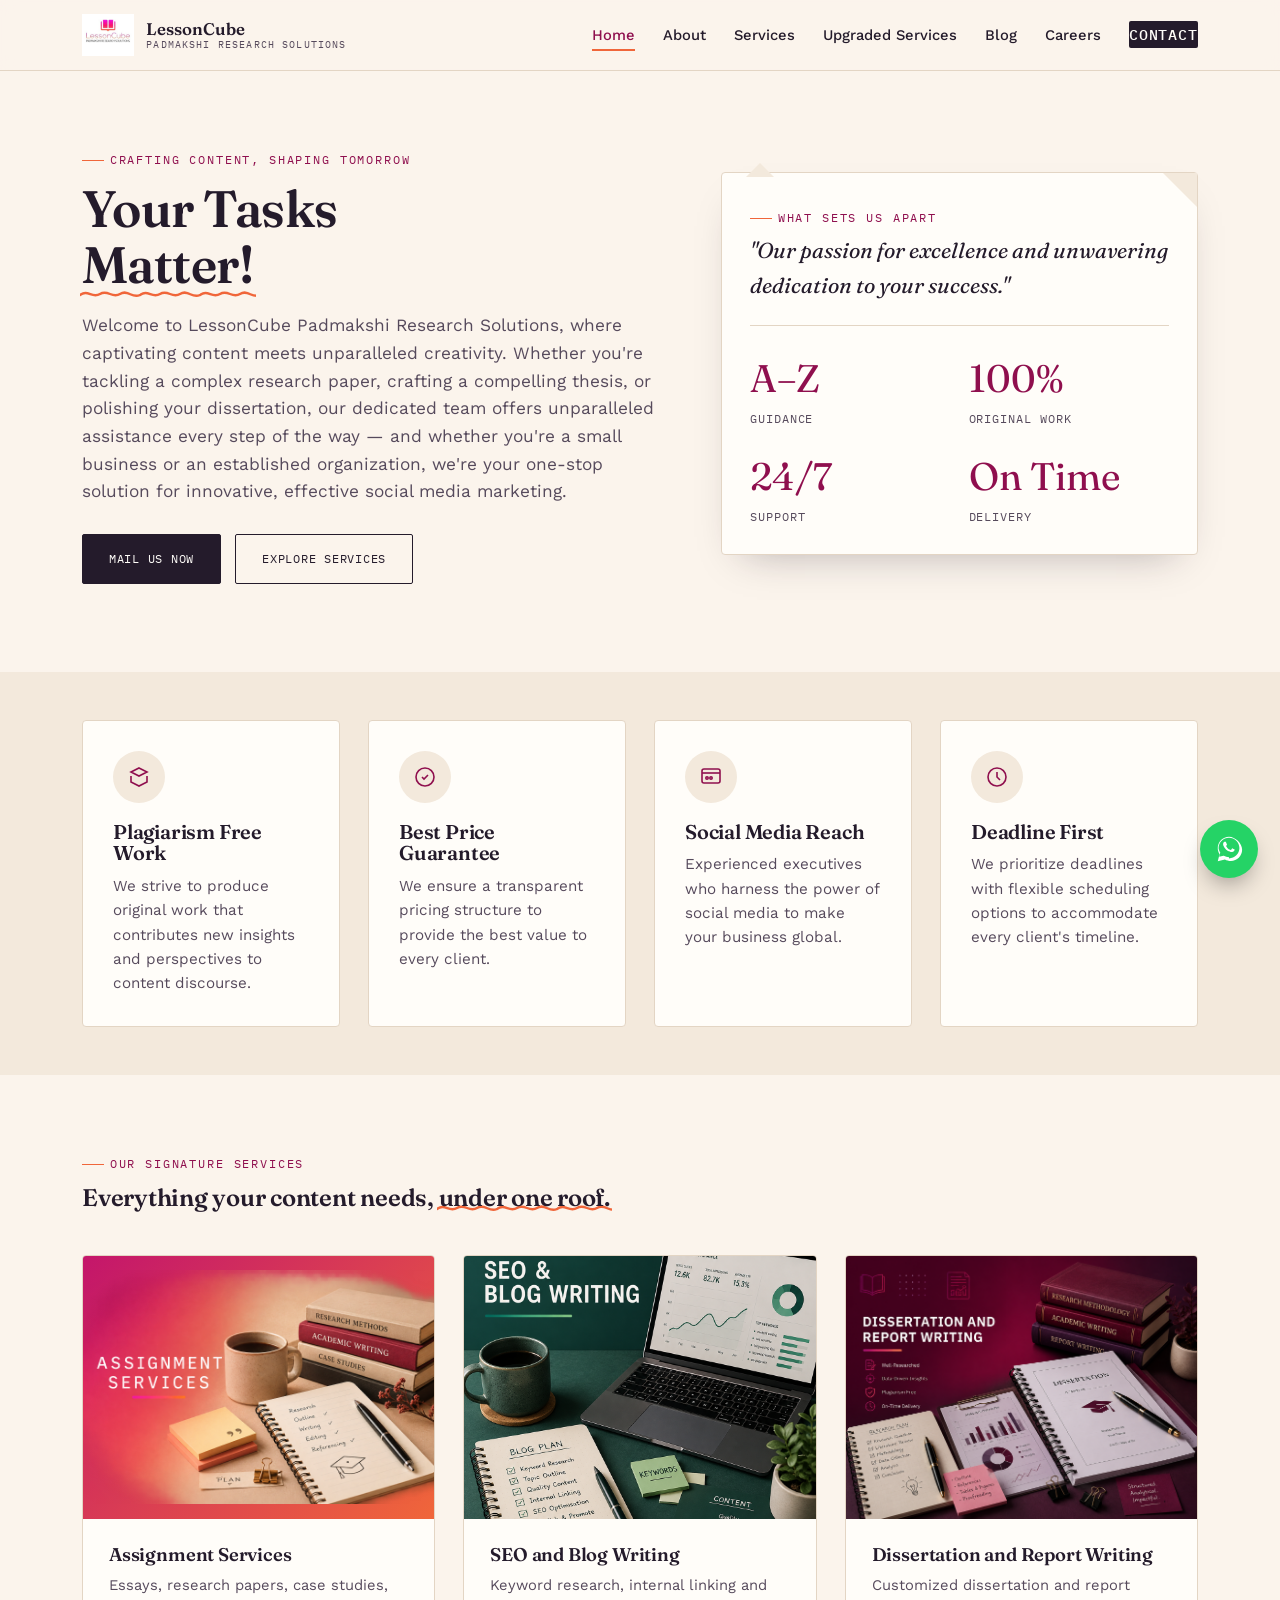
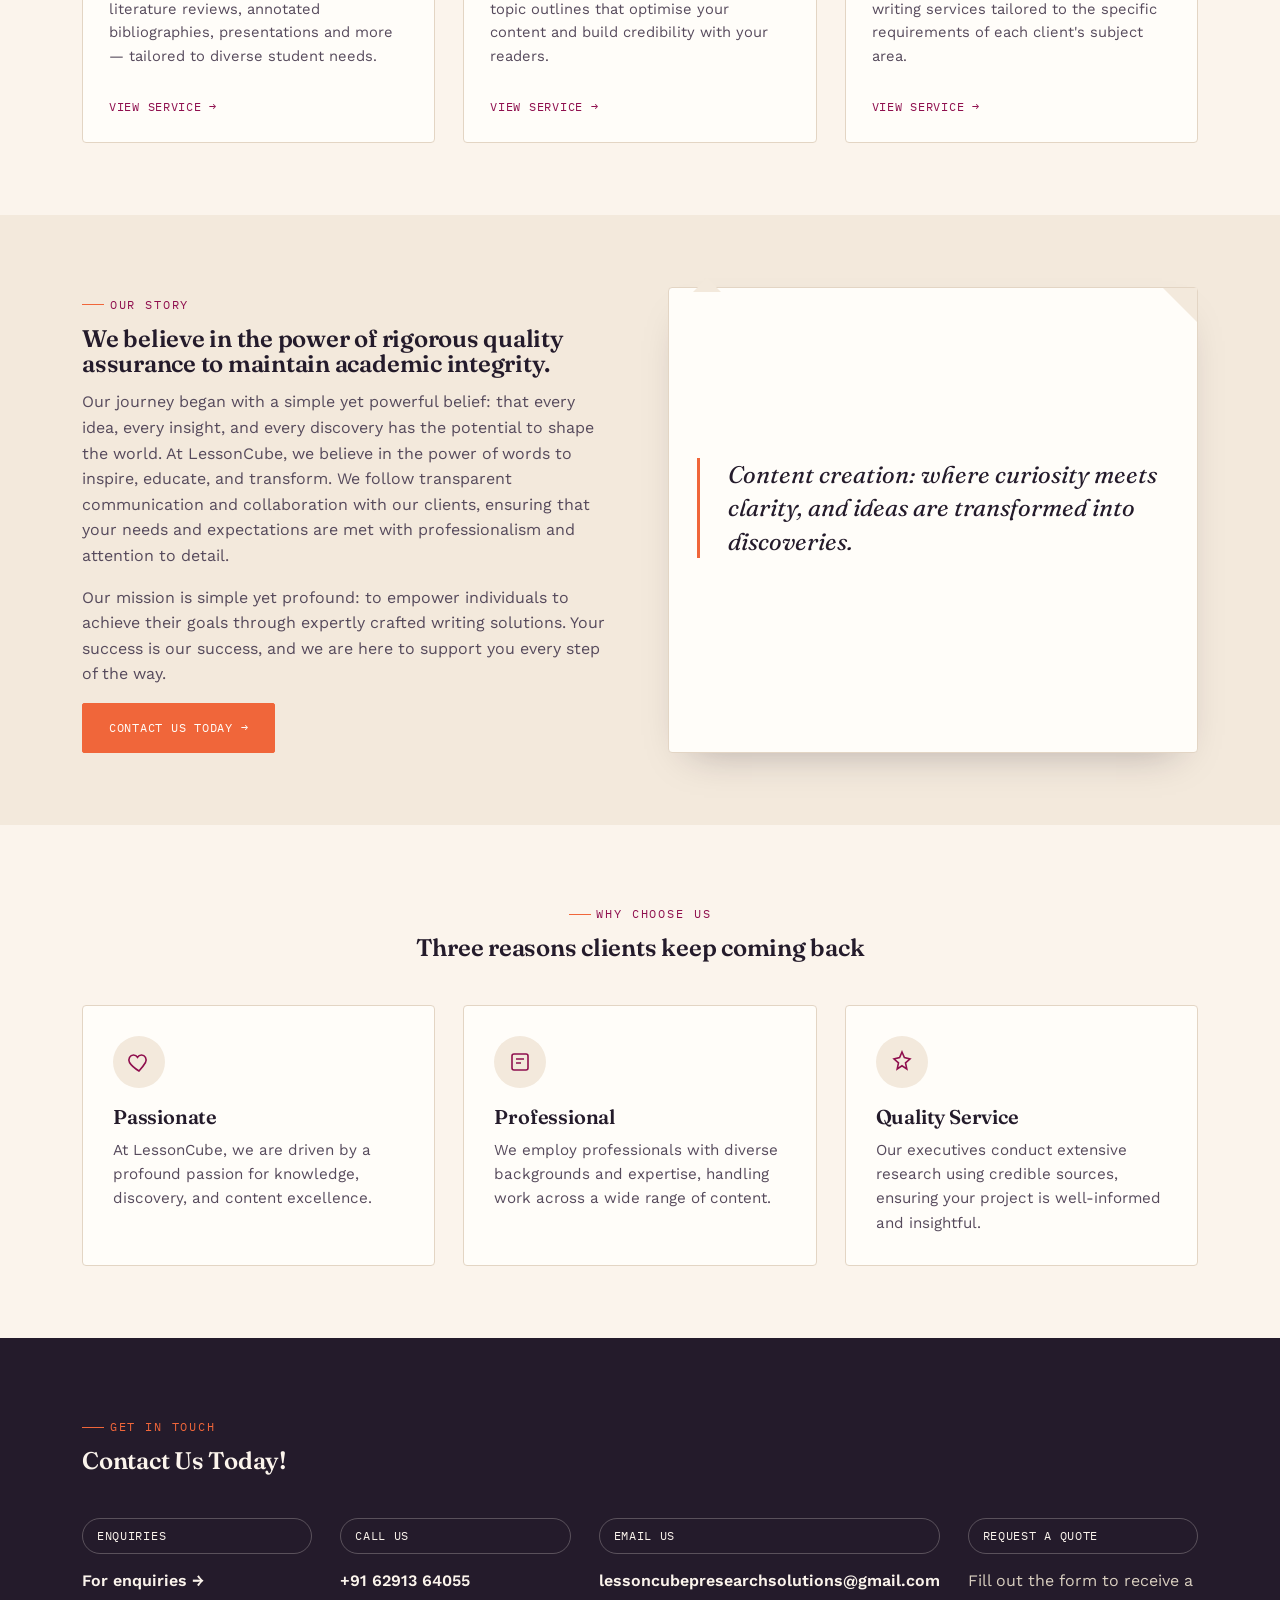
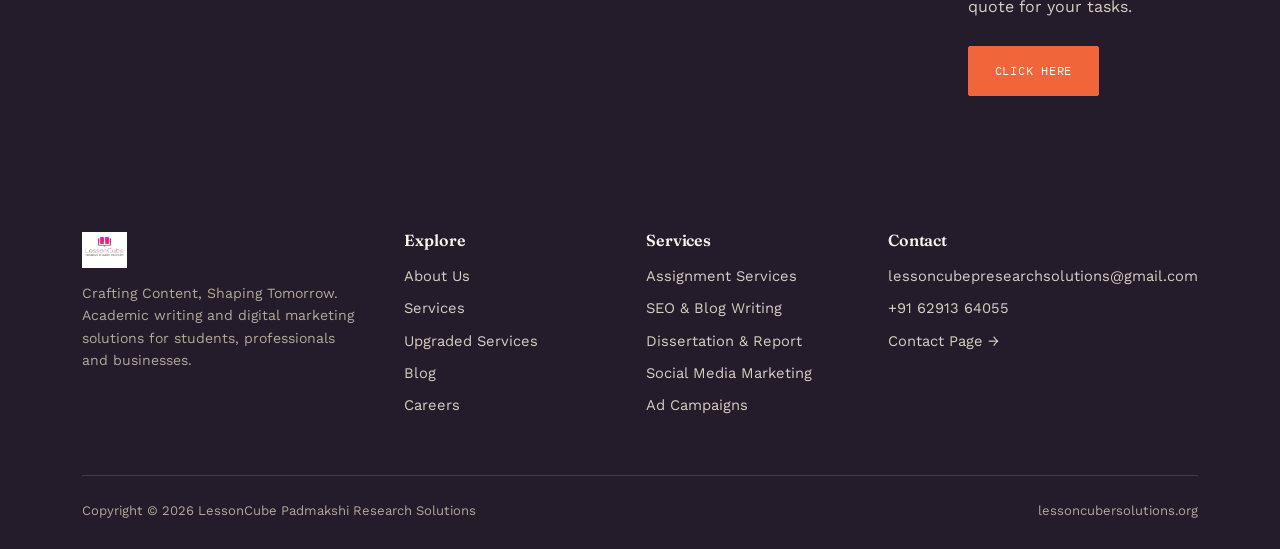
<file: index.html>
<!DOCTYPE html>
<html lang="en">
<head>
<meta charset="UTF-8">
<meta name="viewport" content="width=device-width, initial-scale=1.0">
<title>LessonCube Padmakshi Research Solutions | Crafting Content, Shaping Tomorrow</title>
<meta name="description" content="Assignment help, dissertation & report writing, SEO/blog content and full-service digital marketing from LessonCube Padmakshi Research Solutions.">
<link rel="icon" href="image.png" type="image/png">
<link rel="stylesheet" href="styles.css">
</head>
<body>

<!-- ============================ HEADER ============================ -->
<header class="site-header">
  <nav class="nav">
    <a href="index.html" class="brand">
      <img src="logo.png" alt="LessonCube Padmakshi Research Solutions logo">
      <span class="brand-text">LessonCube<span>Padmakshi Research Solutions</span></span>
    </a>
    <button class="nav-toggle" id="navToggle" aria-label="Toggle menu" aria-expanded="false"><span></span><span></span><span></span></button>
    <ul class="nav-links" id="navLinks">
      <li><a href="index.html" class="active">Home</a></li>
      <li><a href="about.html">About</a></li>
      <li><a href="services.html">Services</a></li>
      <li><a href="upgraded-services.html">Upgraded Services</a></li>
      <li><a href="blog.html">Blog</a></li>
      <li><a href="careers.html">Careers</a></li>
      <li><a href="contact.html" class="nav-cta">Contact</a></li>
    </ul>
  </nav>
</header>

<!-- ============================ HERO ============================ -->
<section class="hero">
  <div class="container hero-grid">
    <div>
      <p class="eyebrow">Crafting Content, Shaping Tomorrow</p>
      <h1>Your Tasks<br><span class="mark-underline">Matter!</span></h1>
      <p class="lead">Welcome to LessonCube Padmakshi Research Solutions, where captivating content meets unparalleled creativity. Whether you're tackling a complex research paper, crafting a compelling thesis, or polishing your dissertation, our dedicated team offers unparalleled assistance every step of the way &mdash; and whether you're a small business or an established organization, we're your one-stop solution for innovative, effective social media marketing.</p>
      <div class="hero-actions">
        <a href="mailto:lessoncubepresearchsolutions@gmail.com" class="btn btn-primary">Mail Us Now</a>
        <a href="services.html" class="btn btn-outline">Explore Services</a>
      </div>
    </div>
    <div class="hero-panel">
      <div class="corner-fold"></div>
      <p class="eyebrow" style="margin-bottom:.6em;">What sets us apart</p>
      <p style="font-family:'Fraunces',serif; font-size:1.35rem; font-style:italic; margin-bottom:.4em;">"Our passion for excellence and unwavering dedication to your success."</p>
      <hr class="divider" style="margin:22px 0;">
      <div class="grid grid-2" style="gap:18px;">
        <div class="stat"><div class="num">A&ndash;Z</div><div class="label">Guidance</div></div>
        <div class="stat"><div class="num">100%</div><div class="label">Original Work</div></div>
        <div class="stat"><div class="num">24/7</div><div class="label">Support</div></div>
        <div class="stat"><div class="num">On&nbsp;Time</div><div class="label">Delivery</div></div>
      </div>
    </div>
  </div>
</section>

<!-- ============================ FEATURE STRIP ============================ -->
<section class="section-tight section-alt">
  <div class="container">
    <div class="grid grid-4">
      <div class="card">
        <div class="card-icon">
          <svg width="24" height="24" viewBox="0 0 24 24" fill="none" stroke="currentColor" stroke-width="1.6"><path d="M12 3l8 4-8 4-8-4 8-4z"/><path d="M4 11v6l8 4 8-4v-6"/></svg>
        </div>
        <h3>Plagiarism Free Work</h3>
        <p>We strive to produce original work that contributes new insights and perspectives to content discourse.</p>
      </div>
      <div class="card">
        <div class="card-icon">
          <svg width="24" height="24" viewBox="0 0 24 24" fill="none" stroke="currentColor" stroke-width="1.6"><circle cx="12" cy="12" r="9"/><path d="M9 12l2 2 4-4"/></svg>
        </div>
        <h3>Best Price Guarantee</h3>
        <p>We ensure a transparent pricing structure to provide the best value to every client.</p>
      </div>
      <div class="card">
        <div class="card-icon">
          <svg width="24" height="24" viewBox="0 0 24 24" fill="none" stroke="currentColor" stroke-width="1.6"><rect x="3" y="4" width="18" height="14" rx="2"/><path d="M3 8h18"/><circle cx="8" cy="13" r="1.2"/><circle cx="12" cy="13" r="1.2"/></svg>
        </div>
        <h3>Social Media Reach</h3>
        <p>Experienced executives who harness the power of social media to make your business global.</p>
      </div>
      <div class="card">
        <div class="card-icon">
          <svg width="24" height="24" viewBox="0 0 24 24" fill="none" stroke="currentColor" stroke-width="1.6"><circle cx="12" cy="12" r="9"/><path d="M12 7v5l3 3"/></svg>
        </div>
        <h3>Deadline First</h3>
        <p>We prioritize deadlines with flexible scheduling options to accommodate every client's timeline.</p>
      </div>
    </div>
  </div>
</section>

<!-- ============================ SERVICES ============================ -->
<section>
  <div class="container">
    <div class="section-head">
      <p class="eyebrow">Our Signature Services</p>
      <h2>Everything your content needs, <span class="mark-underline">under one roof.</span></h2>
    </div>
    <div class="grid grid-3">
      <div class="service-card">
        <div class="service-thumb thumb-1"> <img src="image 1.png" alt="Assignment Services"> </div>
        <div class="service-body">
          <h3>Assignment Services</h3>
          <p>Essays, research papers, case studies, literature reviews, annotated bibliographies, presentations and more &mdash; tailored to diverse student needs.</p>
          <a class="more" href="services.html#assignment">View service &rarr;</a>
        </div>
      </div>
      <div class="service-card">
        <div class="service-thumb thumb-2"> <img src="image 2.png" alt="SEO and Blog Writing"> </div>
        <div class="service-body">
          <h3>SEO and Blog Writing</h3>
          <p>Keyword research, internal linking and topic outlines that optimise your content and build credibility with your readers.</p>
          <a class="more" href="services.html#seo">View service &rarr;</a>
        </div>
      </div>
      <div class="service-card">
        <div class="service-thumb thumb-3"> <img src="image 3.png" alt="Dissertation and Report Writing"> </div>
        <div class="service-body">
          <h3>Dissertation and Report Writing</h3>
          <p>Customized dissertation and report writing services tailored to the specific requirements of each client's subject area.</p>
          <a class="more" href="services.html#dissertation">View service &rarr;</a>
        </div>
      </div>
    </div>
  </div>
</section>

<!-- ============================ STORY / MISSION ============================ -->
<section class="section-alt">
  <div class="container two-col">
    <div>
      <p class="eyebrow">Our Story</p>
      <h2>We believe in the power of rigorous quality assurance to maintain academic integrity.</h2>
      <p style="color:var(--ink-soft);">Our journey began with a simple yet powerful belief: that every idea, every insight, and every discovery has the potential to shape the world. At LessonCube, we believe in the power of words to inspire, educate, and transform. We follow transparent communication and collaboration with our clients, ensuring that your needs and expectations are met with professionalism and attention to detail.</p>
      <p style="color:var(--ink-soft);">Our mission is simple yet profound: to empower individuals to achieve their goals through expertly crafted writing solutions. Your success is our success, and we are here to support you every step of the way.</p>
      <a href="https://wa.link/wakezx" target="_blank" rel="noopener" class="btn btn-coral">Contact Us Today &rarr;</a>
    </div>
    <div class="hero-panel" style="align-self:stretch; display:flex; flex-direction:column; justify-content:center;">
      <div class="corner-fold"></div>
      <p class="pull-quote">Content creation: where curiosity meets clarity, and ideas are transformed into discoveries.</p>
    </div>
  </div>
</section>

<!-- ============================ WHY CHOOSE US ============================ -->
<section>
  <div class="container">
    <div class="section-head center">
      <p class="eyebrow">Why Choose Us</p>
      <h2>Three reasons clients keep coming back</h2>
    </div>
    <div class="grid grid-3">
      <div class="card">
        <div class="card-icon"><svg width="24" height="24" viewBox="0 0 24 24" fill="none" stroke="currentColor" stroke-width="1.6"><path d="M12 21s-7-4.35-9.5-8.5C.8 8.6 3 5 6.5 5c2 0 3.3 1.1 4 2.2C11.2 6.1 12.5 5 14.5 5 18 5 20.2 8.6 18.5 12.5 16 16.65 12 21 12 21z"/></svg></div>
        <h3>Passionate</h3>
        <p>At LessonCube, we are driven by a profound passion for knowledge, discovery, and content excellence.</p>
      </div>
      <div class="card">
        <div class="card-icon"><svg width="24" height="24" viewBox="0 0 24 24" fill="none" stroke="currentColor" stroke-width="1.6"><rect x="4" y="4" width="16" height="16" rx="2"/><path d="M8 9h8M8 13h5"/></svg></div>
        <h3>Professional</h3>
        <p>We employ professionals with diverse backgrounds and expertise, handling work across a wide range of content.</p>
      </div>
      <div class="card">
        <div class="card-icon"><svg width="24" height="24" viewBox="0 0 24 24" fill="none" stroke="currentColor" stroke-width="1.6"><path d="M12 2l2.4 5.6L20 9l-4.5 3.9L16.8 19 12 15.8 7.2 19l1.3-6.1L4 9l5.6-1.4z"/></svg></div>
        <h3>Quality Service</h3>
        <p>Our executives conduct extensive research using credible sources, ensuring your project is well-informed and insightful.</p>
      </div>
    </div>
  </div>
</section>

<!-- ============================ CONTACT STRIP ============================ -->
<section class="section-ink">
  <div class="container">
    <div class="section-head">
      <p class="eyebrow" style="color:var(--coral);">Get In Touch</p>
      <h2>Contact Us Today!</h2>
    </div>
    <div class="grid grid-4">
      <div>
        <div class="badge" style="border-color:rgba(251,244,236,.25); color:var(--paper);">Enquiries</div>
        <p style="margin-top:14px;"><a href="https://wa.link/wakezx" target="_blank" rel="noopener" style="color:var(--paper); font-weight:600;">For enquiries &rarr;</a></p>
      </div>
      <div>
        <div class="badge" style="border-color:rgba(251,244,236,.25); color:var(--paper);">Call Us</div>
        <p style="margin-top:14px;"><a href="https://wa.link/9dswwl" target="_blank" rel="noopener" style="color:var(--paper); font-weight:600;">+91 62913 64055</a></p>
      </div>
      <div>
        <div class="badge" style="border-color:rgba(251,244,236,.25); color:var(--paper);">Email Us</div>
        <p style="margin-top:14px;"><a href="mailto:lessoncubepresearchsolutions@gmail.com" style="color:var(--paper); font-weight:600;">lessoncubepresearchsolutions@gmail.com</a></p>
      </div>
      <div>
        <div class="badge" style="border-color:rgba(251,244,236,.25); color:var(--paper);">Request a Quote</div>
        <p style="margin-top:14px; color:#D9CFC0;">Fill out the form to receive a quote for your tasks.</p>
        <a href="https://docs.google.com/forms/d/e/1FAIpQLSfhhBte27p1qlA8Hw7rSuXIymqDI387zbb9Lr00XI9IhdNMIQ/viewform?usp=sf_link" target="_blank" rel="noopener" class="btn btn-coral" style="margin-top:10px;">Click Here</a>
      </div>
    </div>
  </div>
</section>

<!-- ============================ FOOTER ============================ -->
<footer class="site-footer">
  <div class="container">
    <div class="footer-grid">
      <div>
        <div class="footer-brand">
          <img src="logo.png" alt="LessonCube logo">
        </div>
        <p class="footer-note">Crafting Content, Shaping Tomorrow. Academic writing and digital marketing solutions for students, professionals and businesses.</p>
      </div>
      <div>
        <h4>Explore</h4>
        <a href="about.html">About Us</a>
        <a href="services.html">Services</a>
        <a href="upgraded-services.html">Upgraded Services</a>
        <a href="blog.html">Blog</a>
        <a href="careers.html">Careers</a>
      </div>
      <div>
        <h4>Services</h4>
        <a href="services.html#assignment">Assignment Services</a>
        <a href="services.html#seo">SEO &amp; Blog Writing</a>
        <a href="services.html#dissertation">Dissertation &amp; Report</a>
        <a href="upgraded-services.html#social">Social Media Marketing</a>
        <a href="upgraded-services.html#ads">Ad Campaigns</a>
      </div>
      <div>
        <h4>Contact</h4>
        <a href="mailto:lessoncubepresearchsolutions@gmail.com">lessoncubepresearchsolutions@gmail.com</a>
        <a href="https://wa.link/9dswwl" target="_blank" rel="noopener">+91 62913 64055</a>
        <a href="contact.html">Contact Page &rarr;</a>
      </div>
    </div>
    <div class="footer-bottom">
      <span>Copyright &copy; 2026 LessonCube Padmakshi Research Solutions</span>
      <span>lessoncubersolutions.org</span>
    </div>
  </div>
</footer>

<!-- ============================ WHATSAPP FLOAT ============================ -->
<a href="https://wa.link/wakezx" target="_blank" rel="noopener" class="whatsapp-float" aria-label="Chat on WhatsApp">
  <svg viewBox="0 0 32 32" fill="white"><path d="M16 3C9.4 3 4 8.4 4 15c0 2.4.7 4.6 1.9 6.5L4 29l7.7-1.9c1.8 1 3.9 1.6 6.3 1.6 6.6 0 12-5.4 12-12S22.6 3 16 3zm0 21.8c-2 0-3.9-.5-5.5-1.5l-.4-.2-4.6 1.2 1.2-4.5-.3-.4C5.4 17.8 4.9 16 4.9 15c0-6.1 5-11 11.1-11s11.1 4.9 11.1 11-5 11-11.1 11zm6-8.3c-.3-.2-1.9-1-2.2-1.1-.3-.1-.5-.2-.7.2-.2.3-.8 1.1-1 1.3-.2.2-.4.2-.7.1-.3-.2-1.4-.5-2.6-1.6-1-.9-1.6-2-1.8-2.3-.2-.3 0-.5.1-.6.1-.1.3-.4.4-.5.1-.2.2-.3.3-.5.1-.2 0-.4 0-.5-.1-.2-.7-1.7-1-2.3-.2-.6-.5-.5-.7-.5h-.6c-.2 0-.5.1-.8.4-.3.3-1 1-1 2.4s1.1 2.8 1.2 3c.1.2 2.1 3.2 5.1 4.5.7.3 1.3.5 1.7.6.7.2 1.4.2 1.9.1.6-.1 1.9-.8 2.1-1.5.3-.7.3-1.4.2-1.5-.1-.1-.3-.2-.6-.3z"/></svg>
</a>

<script>
  var navToggle = document.getElementById('navToggle');
  var navLinks = document.getElementById('navLinks');

  navToggle.addEventListener('click', function(){
    var isOpen = navLinks.classList.toggle('open');
    document.body.classList.toggle('menu-open', isOpen);
    navToggle.setAttribute('aria-expanded', isOpen ? 'true' : 'false');
  });

  navLinks.querySelectorAll('a').forEach(function(link){
    link.addEventListener('click', function(){
      navLinks.classList.remove('open');
      document.body.classList.remove('menu-open');
      navToggle.setAttribute('aria-expanded', 'false');
    });
  });
</script>
</body>
</html>
</file>
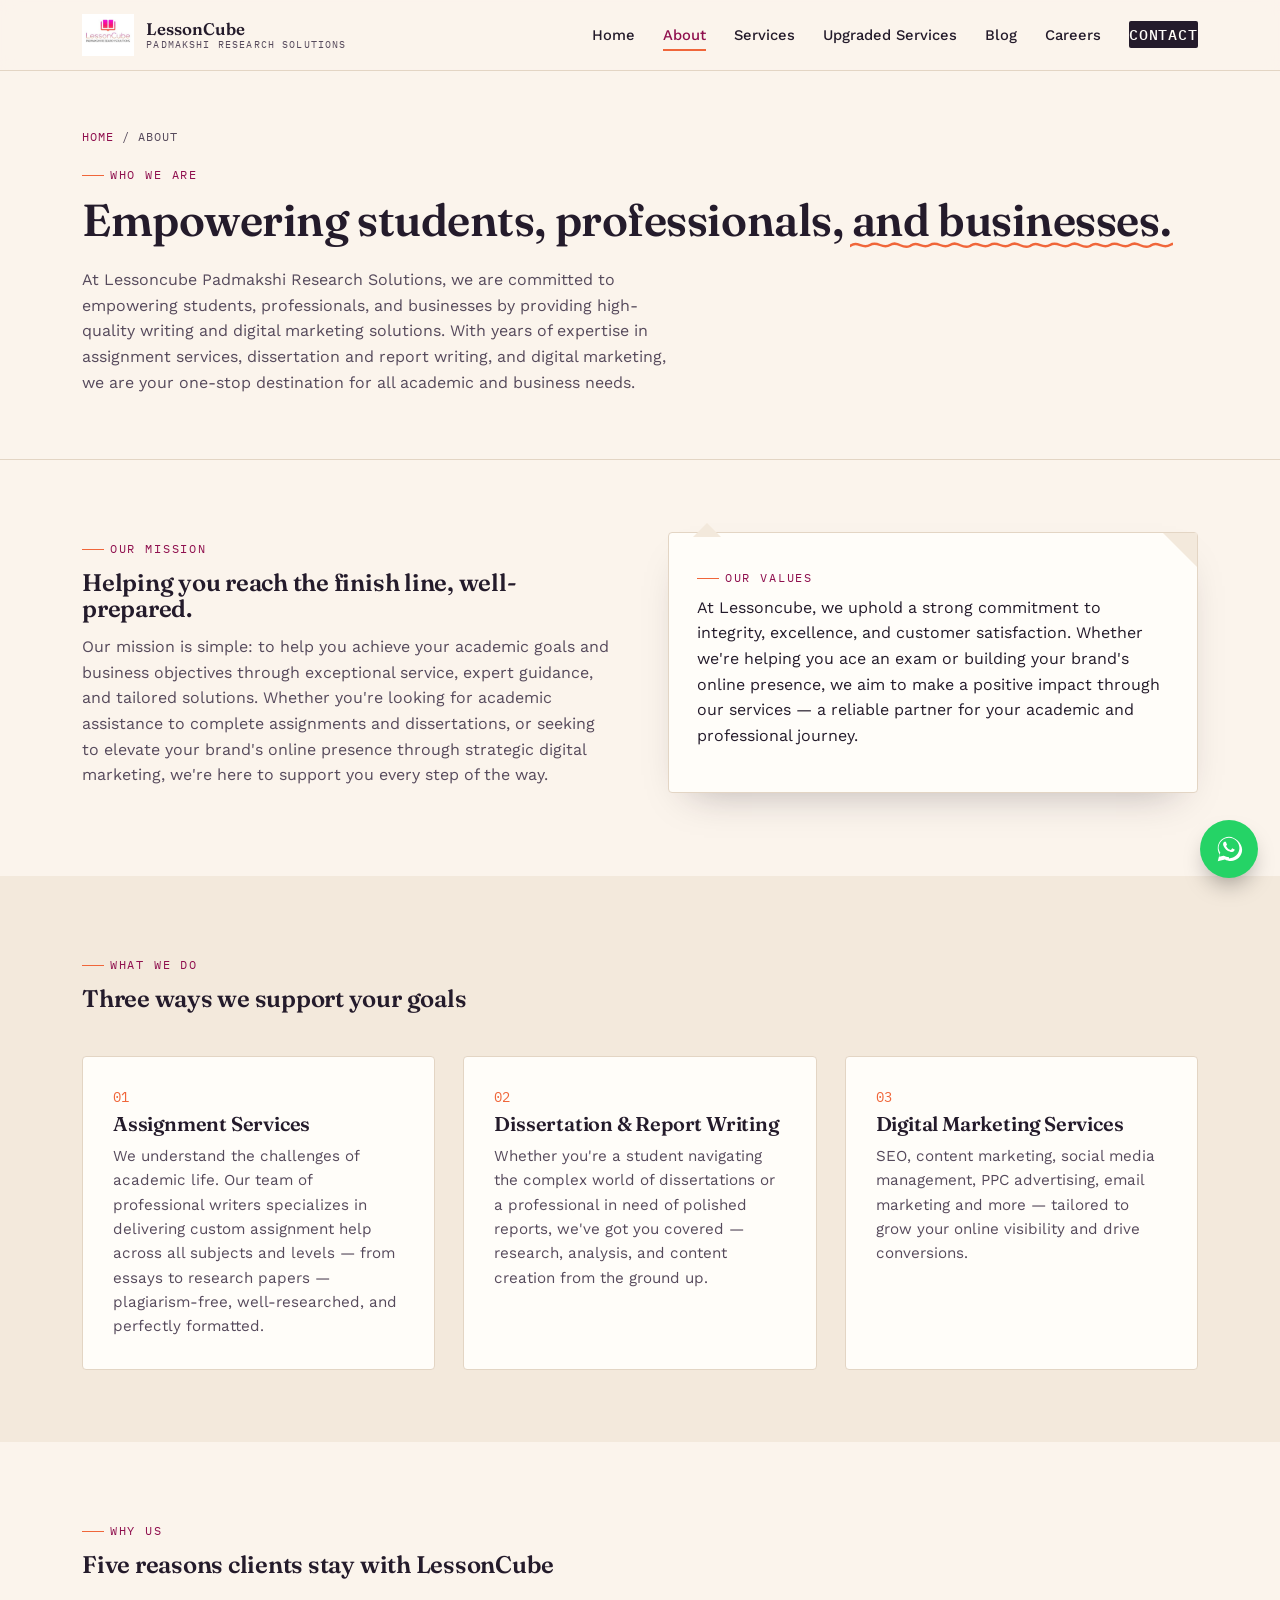
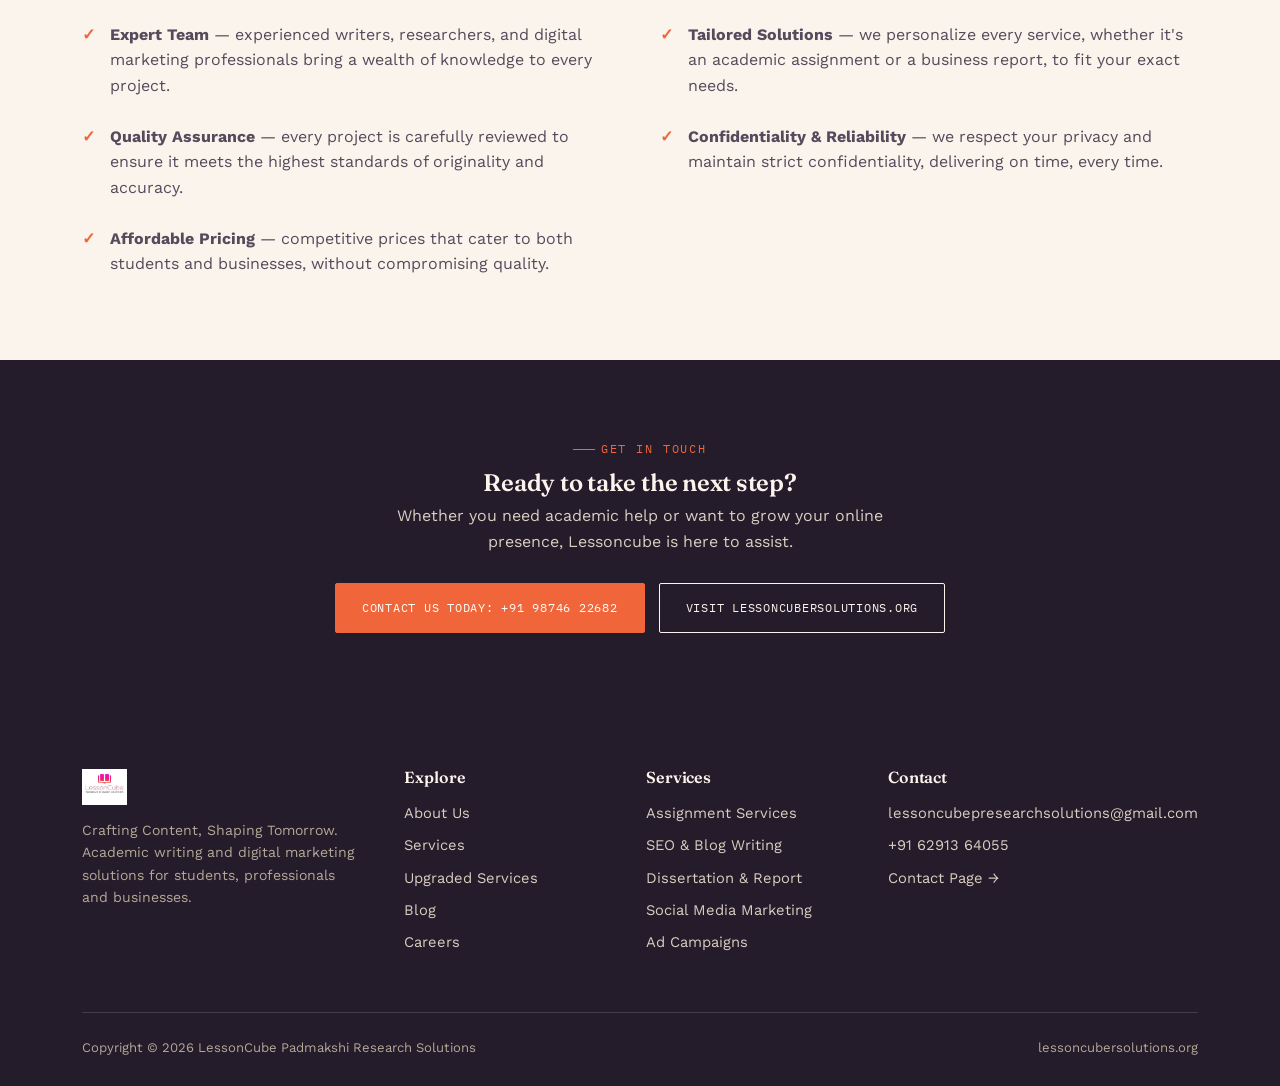
<file: about.html>
<!DOCTYPE html>
<html lang="en">
<head>
<meta charset="UTF-8">
<meta name="viewport" content="width=device-width, initial-scale=1.0">
<title>About Us | LessonCube Padmakshi Research Solutions</title>
<meta name="description" content="Learn about LessonCube Padmakshi Research Solutions — our mission, our values, and why students, professionals and businesses trust us.">
<link rel="icon" href="logo.png">
<link rel="stylesheet" href="styles.css">
</head>
<body>

<header class="site-header">
  <nav class="nav">
    <a href="index.html" class="brand">
      <img src="logo.png" alt="LessonCube Padmakshi Research Solutions logo">
      <span class="brand-text">LessonCube<span>Padmakshi Research Solutions</span></span>
    </a>
    <button class="nav-toggle" id="navToggle" aria-label="Toggle menu" aria-expanded="false"><span></span><span></span><span></span></button>
    <ul class="nav-links" id="navLinks">
      <li><a href="index.html">Home</a></li>
      <li><a href="about.html" class="active">About</a></li>
      <li><a href="services.html">Services</a></li>
      <li><a href="upgraded-services.html">Upgraded Services</a></li>
      <li><a href="blog.html">Blog</a></li>
      <li><a href="careers.html">Careers</a></li>
      <li><a href="contact.html" class="nav-cta">Contact</a></li>
    </ul>
  </nav>
</header>

<section class="page-hero">
  <div class="container">
    <p class="breadcrumb"><a href="index.html">Home</a> / About</p>
    <p class="eyebrow">Who We Are</p>
    <h1>Empowering students, professionals, <span class="mark-underline">and businesses.</span></h1>
    <p class="lead" style="max-width:60ch; color:var(--ink-soft);">At Lessoncube Padmakshi Research Solutions, we are committed to empowering students, professionals, and businesses by providing high-quality writing and digital marketing solutions. With years of expertise in assignment services, dissertation and report writing, and digital marketing, we are your one-stop destination for all academic and business needs.</p>
  </div>
</section>

<section>
  <div class="container two-col">
    <div>
      <p class="eyebrow">Our Mission</p>
      <h2>Helping you reach the finish line, well-prepared.</h2>
      <p style="color:var(--ink-soft);">Our mission is simple: to help you achieve your academic goals and business objectives through exceptional service, expert guidance, and tailored solutions. Whether you're looking for academic assistance to complete assignments and dissertations, or seeking to elevate your brand's online presence through strategic digital marketing, we're here to support you every step of the way.</p>
    </div>
    <div class="hero-panel">
      <div class="corner-fold"></div>
      <p class="eyebrow" style="margin-bottom:.6em;">Our Values</p>
      <p>At Lessoncube, we uphold a strong commitment to integrity, excellence, and customer satisfaction. Whether we're helping you ace an exam or building your brand's online presence, we aim to make a positive impact through our services &mdash; a reliable partner for your academic and professional journey.</p>
    </div>
  </div>
</section>

<section class="section-alt">
  <div class="container">
    <div class="section-head">
      <p class="eyebrow">What We Do</p>
      <h2>Three ways we support your goals</h2>
    </div>
    <div class="grid grid-3">
      <div class="card">
        <span class="caret">01</span>
        <h3>Assignment Services</h3>
        <p>We understand the challenges of academic life. Our team of professional writers specializes in delivering custom assignment help across all subjects and levels &mdash; from essays to research papers &mdash; plagiarism-free, well-researched, and perfectly formatted.</p>
      </div>
      <div class="card">
        <span class="caret">02</span>
        <h3>Dissertation &amp; Report Writing</h3>
        <p>Whether you're a student navigating the complex world of dissertations or a professional in need of polished reports, we've got you covered &mdash; research, analysis, and content creation from the ground up.</p>
      </div>
      <div class="card">
        <span class="caret">03</span>
        <h3>Digital Marketing Services</h3>
        <p>SEO, content marketing, social media management, PPC advertising, email marketing and more &mdash; tailored to grow your online visibility and drive conversions.</p>
      </div>
    </div>
  </div>
</section>

<section>
  <div class="container">
    <div class="section-head">
      <p class="eyebrow">Why Us</p>
      <h2>Five reasons clients stay with LessonCube</h2>
    </div>
    <ul class="check-list grid grid-2" style="gap:14px 40px;">
      <li><strong>Expert Team</strong> &mdash; experienced writers, researchers, and digital marketing professionals bring a wealth of knowledge to every project.</li>
      <li><strong>Tailored Solutions</strong> &mdash; we personalize every service, whether it's an academic assignment or a business report, to fit your exact needs.</li>
      <li><strong>Quality Assurance</strong> &mdash; every project is carefully reviewed to ensure it meets the highest standards of originality and accuracy.</li>
      <li><strong>Confidentiality &amp; Reliability</strong> &mdash; we respect your privacy and maintain strict confidentiality, delivering on time, every time.</li>
      <li><strong>Affordable Pricing</strong> &mdash; competitive prices that cater to both students and businesses, without compromising quality.</li>
    </ul>
  </div>
</section>

<section class="section-ink">
  <div class="container" style="text-align:center;">
    <p class="eyebrow" style="color:var(--coral); justify-content:center;">Get In Touch</p>
    <h2 style="max-width:640px; margin:0 auto .3em;">Ready to take the next step?</h2>
    <p style="color:#D9CFC0; max-width:56ch; margin:0 auto 28px;">Whether you need academic help or want to grow your online presence, Lessoncube is here to assist.</p>
    <div class="hero-actions" style="justify-content:center;">
      <a href="https://wa.link/heesl1" target="_blank" rel="noopener" class="btn btn-coral">Contact Us Today: +91 98746 22682</a>
      <a href="https://lessoncubersolutions.org/" target="_blank" rel="noopener" class="btn btn-outline" style="border-color:var(--paper); color:var(--paper);">Visit lessoncubersolutions.org</a>
    </div>
  </div>
</section>

<footer class="site-footer">
  <div class="container">
    <div class="footer-grid">
      <div>
        <div class="footer-brand"><img src="logo.png" alt="LessonCube logo"></div>
        <p class="footer-note">Crafting Content, Shaping Tomorrow. Academic writing and digital marketing solutions for students, professionals and businesses.</p>
      </div>
      <div>
        <h4>Explore</h4>
        <a href="about.html">About Us</a>
        <a href="services.html">Services</a>
        <a href="upgraded-services.html">Upgraded Services</a>
        <a href="blog.html">Blog</a>
        <a href="careers.html">Careers</a>
      </div>
      <div>
        <h4>Services</h4>
        <a href="services.html#assignment">Assignment Services</a>
        <a href="services.html#seo">SEO &amp; Blog Writing</a>
        <a href="services.html#dissertation">Dissertation &amp; Report</a>
        <a href="upgraded-services.html#social">Social Media Marketing</a>
        <a href="upgraded-services.html#ads">Ad Campaigns</a>
      </div>
      <div>
        <h4>Contact</h4>
        <a href="mailto:lessoncubepresearchsolutions@gmail.com">lessoncubepresearchsolutions@gmail.com</a>
        <a href="https://wa.link/9dswwl" target="_blank" rel="noopener">+91 62913 64055</a>
        <a href="contact.html">Contact Page &rarr;</a>
      </div>
    </div>
    <div class="footer-bottom">
      <span>Copyright &copy; 2026 LessonCube Padmakshi Research Solutions</span>
      <span>lessoncubersolutions.org</span>
    </div>
  </div>
</footer>

<a href="https://wa.link/wakezx" target="_blank" rel="noopener" class="whatsapp-float" aria-label="Chat on WhatsApp">
  <svg viewBox="0 0 32 32" fill="white"><path d="M16 3C9.4 3 4 8.4 4 15c0 2.4.7 4.6 1.9 6.5L4 29l7.7-1.9c1.8 1 3.9 1.6 6.3 1.6 6.6 0 12-5.4 12-12S22.6 3 16 3zm0 21.8c-2 0-3.9-.5-5.5-1.5l-.4-.2-4.6 1.2 1.2-4.5-.3-.4C5.4 17.8 4.9 16 4.9 15c0-6.1 5-11 11.1-11s11.1 4.9 11.1 11-5 11-11.1 11zm6-8.3c-.3-.2-1.9-1-2.2-1.1-.3-.1-.5-.2-.7.2-.2.3-.8 1.1-1 1.3-.2.2-.4.2-.7.1-.3-.2-1.4-.5-2.6-1.6-1-.9-1.6-2-1.8-2.3-.2-.3 0-.5.1-.6.1-.1.3-.4.4-.5.1-.2.2-.3.3-.5.1-.2 0-.4 0-.5-.1-.2-.7-1.7-1-2.3-.2-.6-.5-.5-.7-.5h-.6c-.2 0-.5.1-.8.4-.3.3-1 1-1 2.4s1.1 2.8 1.2 3c.1.2 2.1 3.2 5.1 4.5.7.3 1.3.5 1.7.6.7.2 1.4.2 1.9.1.6-.1 1.9-.8 2.1-1.5.3-.7.3-1.4.2-1.5-.1-.1-.3-.2-.6-.3z"/></svg>
</a>

<script>
  var navToggle = document.getElementById('navToggle');
  var navLinks = document.getElementById('navLinks');

  navToggle.addEventListener('click', function(){
    var isOpen = navLinks.classList.toggle('open');
    document.body.classList.toggle('menu-open', isOpen);
    navToggle.setAttribute('aria-expanded', isOpen ? 'true' : 'false');
  });

  navLinks.querySelectorAll('a').forEach(function(link){
    link.addEventListener('click', function(){
      navLinks.classList.remove('open');
      document.body.classList.remove('menu-open');
      navToggle.setAttribute('aria-expanded', 'false');
    });
  });
</script>
</body>
</html>
</file>
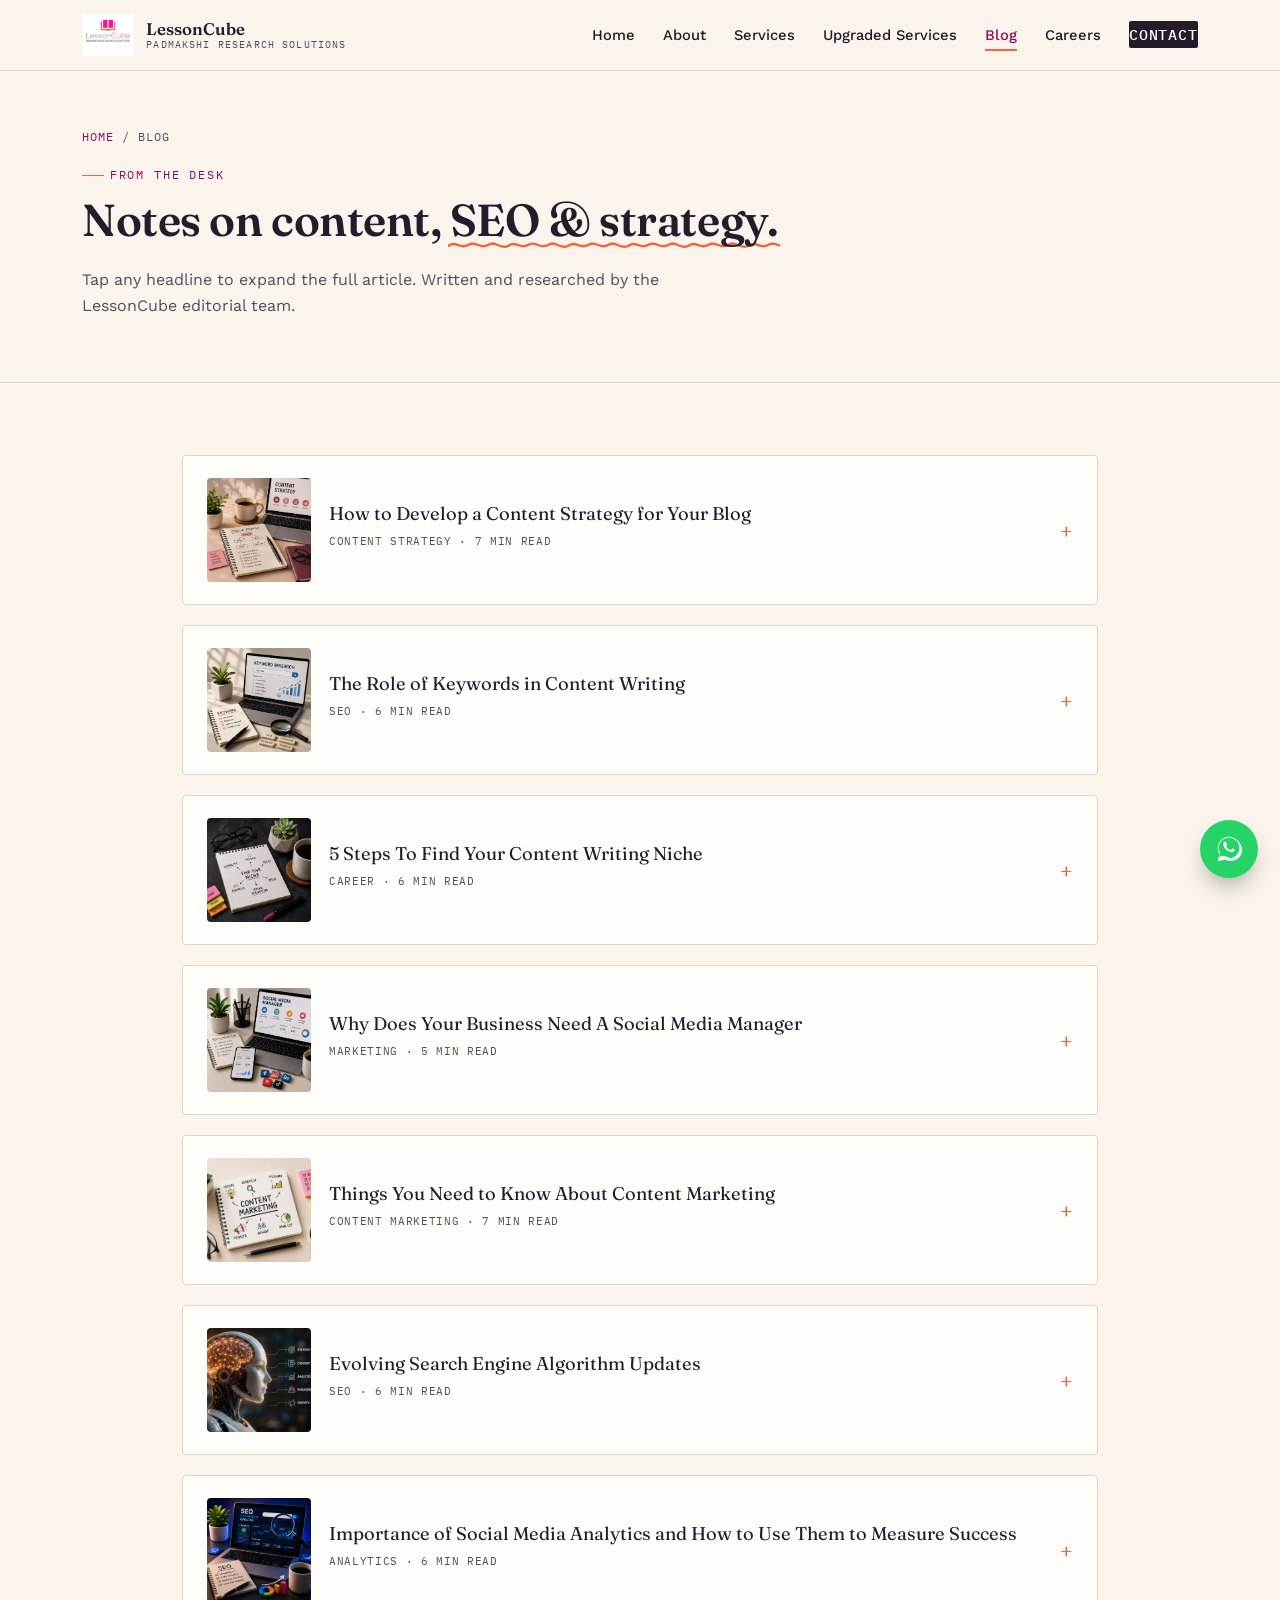
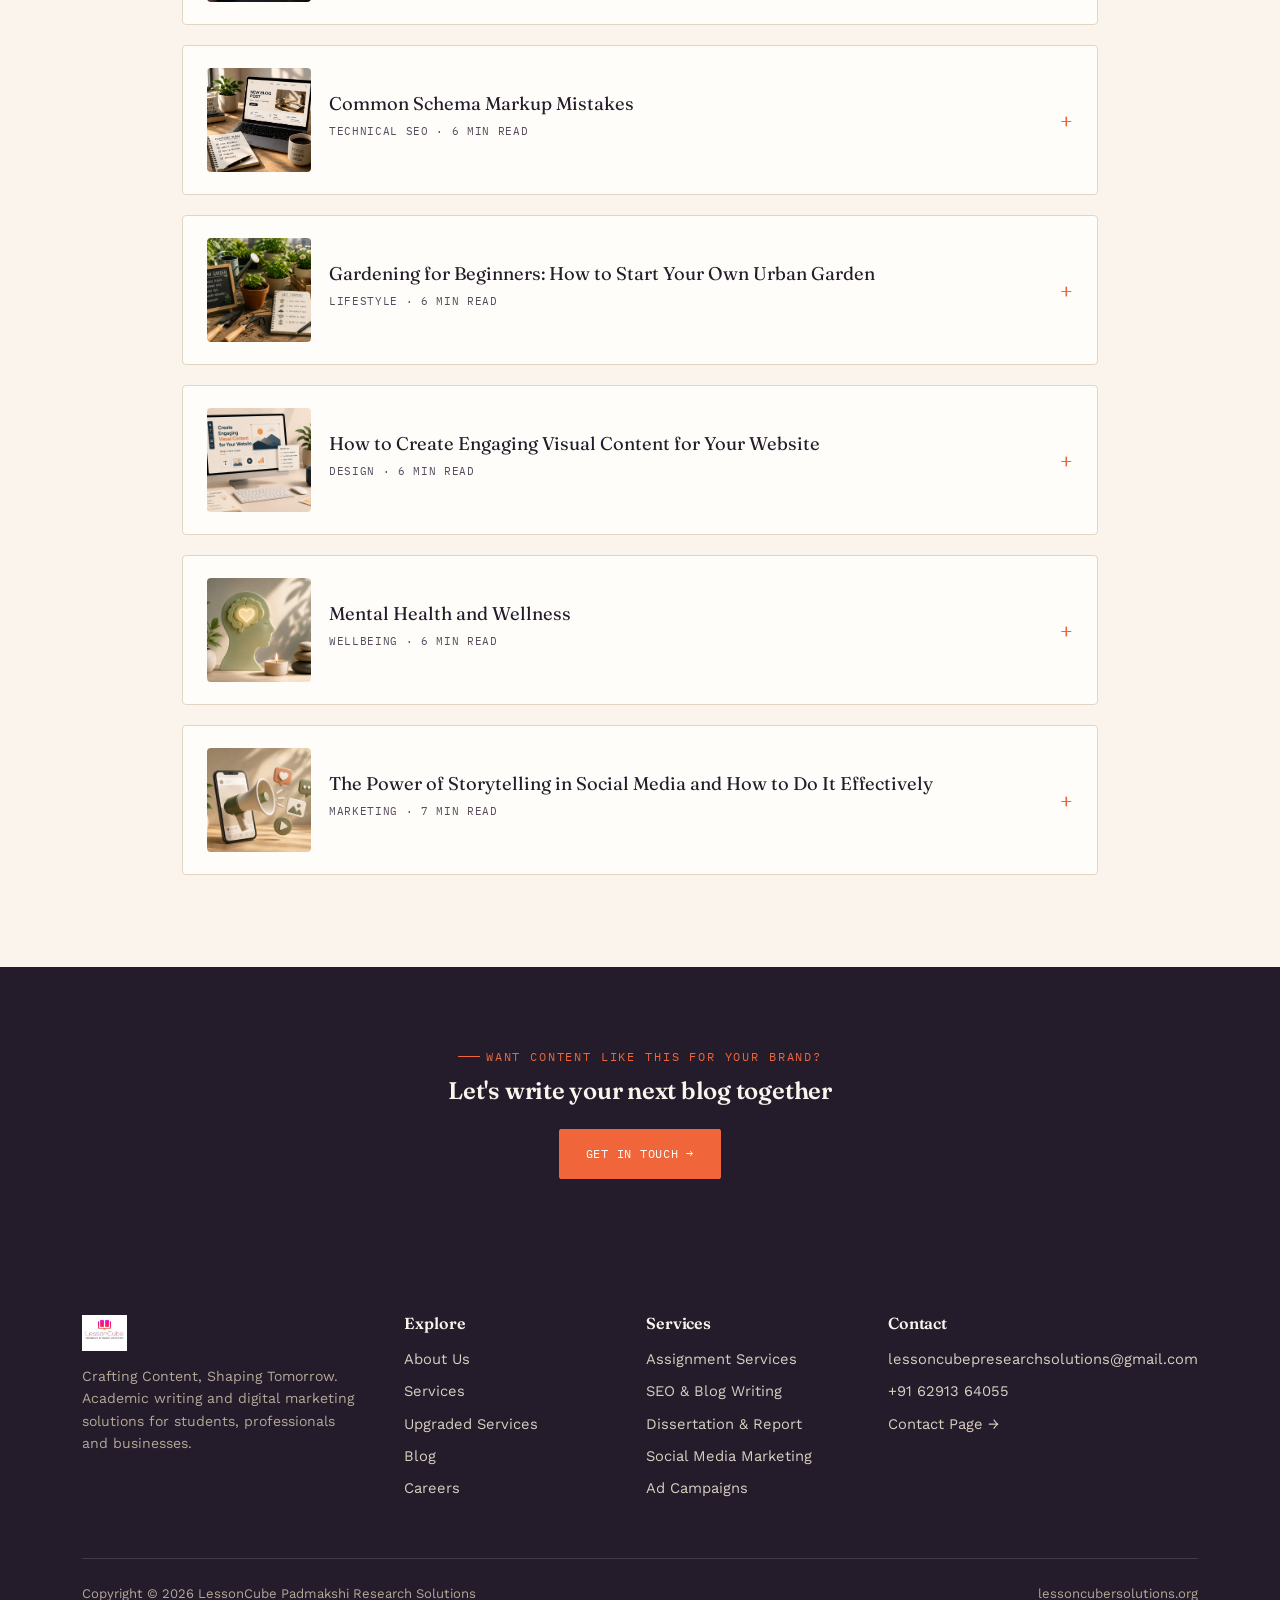
<file: blog.html>
<!DOCTYPE html>
<html lang="en">
<head>
<meta charset="UTF-8">
<meta name="viewport" content="width=device-width, initial-scale=1.0">
<title>Blog | LessonCube Padmakshi Research Solutions</title>
<meta name="description" content="Insights on content strategy, SEO, social media and more from LessonCube Padmakshi Research Solutions.">
<link rel="icon" href="logo.png" type="image/png">
<link rel="stylesheet" href="styles.css">
</head>
<body>

<header class="site-header">
  <nav class="nav">
    <a href="index.html" class="brand">
      <img src="logo.png" alt="LessonCube Padmakshi Research Solutions logo">
      <span class="brand-text">LessonCube<span>Padmakshi Research Solutions</span></span>
    </a>
    <button class="nav-toggle" id="navToggle" aria-label="Toggle menu" aria-expanded="false"><span></span><span></span><span></span></button>
    <ul class="nav-links" id="navLinks">
      <li><a href="index.html">Home</a></li>
      <li><a href="about.html">About</a></li>
      <li><a href="services.html">Services</a></li>
      <li><a href="upgraded-services.html">Upgraded Services</a></li>
      <li><a href="blog.html" class="active">Blog</a></li>
      <li><a href="careers.html">Careers</a></li>
      <li><a href="contact.html" class="nav-cta">Contact</a></li>
    </ul>
  </nav>
</header>

<section class="page-hero">
  <div class="container">
    <p class="breadcrumb"><a href="index.html">Home</a> / Blog</p>
    <p class="eyebrow">From The Desk</p>
    <h1>Notes on content, <span class="mark-underline">SEO &amp; strategy.</span></h1>
    <p class="lead" style="max-width:60ch; color:var(--ink-soft);">Tap any headline to expand the full article. Written and researched by the LessonCube editorial team.</p>
  </div>
</section>

<section>
  <div class="container blog-page-container" style="max-width:980px;">

    <div id="blogList">

      <div class="blog-card">
        <div class="blog-head">
          <div class="blog-head-left">
            <div class="blog-thumb-sm"><img src="image 11.png" alt="Blog article thumbnail"></div>
            <div><p class="blog-title">How to Develop a Content Strategy for Your Blog</p><p class="blog-meta">Content Strategy &middot; 7 min read</p></div>
          </div>
          <span class="blog-toggle">+</span>
        </div>
        <div class="blog-body"><div class="blog-content">
          <p>A blog without a strategy is a diary that hopes to be a business asset. The difference between the two is intention: knowing who you're writing for, what you want them to do next, and how each post connects to the one before it. Before you write a single headline, define your reader in specific terms &mdash; not "small business owners" but "a solo bakery owner deciding whether to invest in online ordering." The more precisely you can picture that person, the easier every editorial decision becomes.</p>
          <h4>Start with pillars, not posts</h4>
          <p>Rather than brainstorming individual article ideas, identify three to five broad pillar topics that describe the core value your business offers. A dissertation-writing service, for instance, might build pillars around research methodology, academic formatting, and time management for postgraduate students. Every blog post you publish should trace back to one of these pillars, which keeps your blog coherent instead of scattered.</p>
          <h4>Map the buyer's journey</h4>
          <p>Readers arrive at different stages of awareness. Some don't yet know they have a problem; others are comparing solutions; a few are ready to buy. A healthy content calendar mixes awareness-stage explainers, comparison-stage guides, and decision-stage case studies so that no matter where a visitor lands, there's a logical next step for them to take.</p>
          <h4>Build a realistic cadence</h4>
          <p>Consistency beats volume. A single well-researched post published every two weeks, promoted properly, will outperform four rushed posts a month that nobody shares. Set a publishing rhythm your team can actually sustain, and build in time for editing, fact-checking, and SEO optimization &mdash; not just drafting.</p>
          <h4>Review and refresh</h4>
          <p>A content strategy isn't a one-time document. Revisit your analytics quarterly: which posts are ranking, which are stalling, and which older articles need updated statistics or examples. Treating your blog as a living asset, rather than a launch-and-forget project, is what separates strategy from guesswork.</p>
        </div></div>
      </div>

      <div class="blog-card">
        <div class="blog-head">
          <div class="blog-head-left">
            <div class="blog-thumb-sm"><img src="image 12.png" alt="Blog article thumbnail"></div>
            <div><p class="blog-title">The Role of Keywords in Content Writing</p><p class="blog-meta">SEO &middot; 6 min read</p></div>
          </div>
          <span class="blog-toggle">+</span>
        </div>
        <div class="blog-body"><div class="blog-content">
          <p>Keywords are how search engines translate human curiosity into a query they can match against millions of pages. Used well, they guide both the reader's expectations and the writer's structure; used poorly, they turn good writing into a checklist exercise that reads like it was written for a machine instead of a person.</p>
          <h4>Search intent comes first</h4>
          <p>Before targeting a keyword, ask what the searcher actually wants. Someone typing "dissertation structure examples" wants a template, not a sales pitch. Matching intent &mdash; informational, navigational, or transactional &mdash; determines whether your content earns a click and, more importantly, keeps the reader on the page.</p>
          <h4>Primary, secondary, and long-tail terms</h4>
          <p>A well-optimized article usually centres on one primary keyword, supported by a handful of related secondary terms and several long-tail phrases that capture more specific searches. Long-tail keywords tend to have lower competition and higher conversion intent, making them especially valuable for newer websites still building authority.</p>
          <h4>Natural placement over density</h4>
          <p>Search engines have moved well past simple keyword counting. Modern content should place target terms in the title, the first paragraph, at least one subheading, and the meta description &mdash; but always in service of readability. If a sentence sounds awkward because a keyword was forced into it, the sentence loses, and so does the ranking.</p>
          <h4>Research tools are a starting point, not a script</h4>
          <p>Keyword research tools reveal search volume and competition, but they can't tell you which angle will resonate with your specific audience. Use the data to choose your topic and structure, then write the way you'd explain the subject to a colleague &mdash; clearly, and without padding.</p>
        </div></div>
      </div>

      <div class="blog-card">
        <div class="blog-head">
          <div class="blog-head-left">
            <div class="blog-thumb-sm"><img src="image 13.png" alt="Blog article thumbnail"></div>
            <div><p class="blog-title">5 Steps To Find Your Content Writing Niche</p><p class="blog-meta">Career &middot; 6 min read</p></div>
          </div>
          <span class="blog-toggle">+</span>
        </div>
        <div class="blog-body"><div class="blog-content">
          <p>Generalist writers can find work, but specialists tend to find better-paying, more consistent work. A defined niche lets clients see immediately that you understand their industry, which shortens the trust-building process and justifies higher rates.</p>
          <h4>1. Audit what you already know</h4>
          <p>List every subject you've studied, worked in, or obsessively researched as a hobby. Existing knowledge means less research time per assignment and a more authentic voice &mdash; both of which clients notice.</p>
          <h4>2. Study where the demand is</h4>
          <p>Overlap your interests with markets that are actually hiring: finance, healthcare, SaaS, sustainability, and education consistently need specialist writers. A niche only works commercially if someone is willing to pay for it.</p>
          <h4>3. Test with small projects</h4>
          <p>Before fully committing, take on a few smaller assignments in your prospective niche. This reveals whether the day-to-day research and terminology genuinely interest you, or whether the subject was more appealing in theory than in practice.</p>
          <h4>4. Build a focused portfolio</h4>
          <p>Once you've chosen a direction, curate your portfolio around it. Three strong, on-topic samples will convert more clients than ten unrelated pieces, because they demonstrate depth rather than breadth.</p>
          <h4>5. Keep learning inside the lane</h4>
          <p>Subscribe to industry newsletters, follow relevant regulatory changes, and read competitor content regularly. A niche writer's value comes from staying current, not from having chosen the topic once and stopping there.</p>
        </div></div>
      </div>

      <div class="blog-card">
        <div class="blog-head">
          <div class="blog-head-left">
            <div class="blog-thumb-sm"><img src="image 14.png" alt="Blog article thumbnail"></div>
            <div><p class="blog-title">Why Does Your Business Need A Social Media Manager</p><p class="blog-meta">Marketing &middot; 5 min read</p></div>
          </div>
          <span class="blog-toggle">+</span>
        </div>
        <div class="blog-body"><div class="blog-content">
          <p>Posting occasionally on Instagram is not a social media strategy &mdash; it's a hope. A dedicated social media manager turns scattered posting into a coordinated system that supports actual business goals: awareness, leads, customer retention, or reputation management.</p>
          <h4>Consistency that a founder can't sustain alone</h4>
          <p>Most business owners already have a full plate. A social media manager owns the calendar, the posting cadence, and the response time to comments and messages &mdash; the unglamorous consistency that algorithms and audiences both reward.</p>
          <h4>Platform-specific expertise</h4>
          <p>What performs on LinkedIn rarely performs on Instagram, and what works on Instagram rarely translates to Twitter/X. A manager who understands each platform's format, audience behaviour, and algorithm quirks can adapt the same core message into content that actually fits where it's published.</p>
          <h4>Data-informed decisions</h4>
          <p>Beyond posting, a social media manager tracks engagement rate, reach, and conversion from social traffic, then adjusts strategy based on what the numbers show &mdash; not on guesswork or personal preference about which posts "feel" good.</p>
          <h4>Crisis and reputation management</h4>
          <p>When a negative comment or review goes public, response time and tone matter enormously. A trained manager knows how to de-escalate publicly and move sensitive conversations to private channels, protecting the brand's reputation in the moments that matter most.</p>
        </div></div>
      </div>

      <div class="blog-card">
        <div class="blog-head">
          <div class="blog-head-left">
            <div class="blog-thumb-sm"><img src="image 15.png" alt="Blog article thumbnail"></div>
            <div><p class="blog-title">Things You Need to Know About Content Marketing</p><p class="blog-meta">Content Marketing &middot; 7 min read</p></div>
          </div>
          <span class="blog-toggle">+</span>
        </div>
        <div class="blog-body"><div class="blog-content">
          <p>Content marketing is often mistaken for content creation, but the two aren't the same. Creation is the act of producing an article, video, or post; marketing is the discipline of ensuring that content earns attention, builds trust, and moves a reader closer to a decision.</p>
          <h4>It's a long game</h4>
          <p>Unlike paid ads, which stop generating traffic the moment the budget stops, well-optimized content can continue earning organic traffic for years. This makes content marketing a compounding asset rather than a recurring expense &mdash; but it also means results take months, not days.</p>
          <h4>Value before promotion</h4>
          <p>The most effective content answers a genuine question or solves a real problem before it ever mentions a product. Readers who feel helped are far more likely to trust a recommendation later than readers who felt sold to from the first sentence.</p>
          <h4>Distribution matters as much as creation</h4>
          <p>A brilliant article that nobody sees has no marketing value. Successful content marketing pairs every piece with a distribution plan &mdash; email newsletters, social shares, internal linking, and outreach &mdash; so the content actually reaches its intended audience.</p>
          <p><a href="https://lessoncubersolutions.org/things-you-need-to-know-about-content-marketing/" target="_blank" rel="noopener" style="color:var(--magenta-deep); font-weight:600;">Click here to know more &rarr;</a></p>
        </div></div>
      </div>

      <div class="blog-card">
        <div class="blog-head">
          <div class="blog-head-left">
            <div class="blog-thumb-sm"><img src="image 16.png" alt="Blog article thumbnail"></div>
            <div><p class="blog-title">Evolving Search Engine Algorithm Updates</p><p class="blog-meta">SEO &middot; 6 min read</p></div>
          </div>
          <span class="blog-toggle">+</span>
        </div>
        <div class="blog-body"><div class="blog-content">
          <p>Search engines update their ranking algorithms constantly, and most changes go unnoticed. But periodically, a broader update reshapes what "quality content" means in practice, and websites that ignore these shifts gradually lose visibility even without doing anything differently.</p>
          <h4>From keywords to experience</h4>
          <p>Early SEO rewarded keyword density above almost everything else. Today's algorithms weigh page experience &mdash; load speed, mobile usability, and intrusive ad placement &mdash; alongside content quality, meaning technical performance is no longer optional for anyone serious about ranking.</p>
          <h4>The rise of demonstrated expertise</h4>
          <p>Modern ranking systems increasingly favour content that shows real experience and expertise behind it: author credentials, original research, and firsthand detail that generic or AI-generated filler content typically lacks.</p>
          <h4>Helpful content over content volume</h4>
          <p>Publishing large volumes of shallow articles purely to capture search traffic has become a liability rather than an advantage. Search engines increasingly reward sites where the majority of content genuinely serves the reader's intent, and penalize sites that don't.</p>
          <h4>What this means for your strategy</h4>
          <p>Rather than chasing every individual algorithm update, focus on the constant underneath them: content that's accurate, well-structured, and genuinely useful tends to weather updates far better than content optimized purely for short-term ranking tricks.</p>
        </div></div>
      </div>

      <div class="blog-card">
        <div class="blog-head">
          <div class="blog-head-left">
            <div class="blog-thumb-sm"><img src="image 17.png" alt="Blog article thumbnail"></div>
            <div><p class="blog-title">Importance of Social Media Analytics and How to Use Them to Measure Success</p><p class="blog-meta">Analytics &middot; 6 min read</p></div>
          </div>
          <span class="blog-toggle">+</span>
        </div>
        <div class="blog-body"><div class="blog-content">
          <p>Posting without measuring is a bit like sending letters without a return address &mdash; you'll never know what landed. Social media analytics turn vague impressions ("this post did well") into evidence you can actually act on.</p>
          <h4>Reach versus engagement</h4>
          <p>Reach tells you how many people saw a post; engagement tells you how many cared enough to respond. A high-reach, low-engagement post often signals content that's visible but not resonant &mdash; a distinction that raw follower counts alone will never reveal.</p>
          <h4>Conversion tracking</h4>
          <p>Likes and shares are useful signals, but the metric that ultimately matters to a business is conversion: link clicks, sign-ups, or sales attributable to social traffic. Setting up proper tracking links and pixels ensures that vanity metrics don't get mistaken for business results.</p>
          <h4>Timing and format insights</h4>
          <p>Analytics reveal patterns invisible to intuition &mdash; which day of the week your audience is most active, whether video consistently outperforms static images, or which caption length keeps people reading. These patterns, tracked over months, should directly shape your content calendar.</p>
          <h4>Reporting that drives decisions</h4>
          <p>The point of a monthly analytics report isn't to prove effort was made &mdash; it's to decide what to do differently next month. Every metric reviewed should connect to a concrete adjustment in strategy.</p>
        </div></div>
      </div>

      <div class="blog-card">
        <div class="blog-head">
          <div class="blog-head-left">
            <div class="blog-thumb-sm"><img src="image 18.png" alt="Blog article thumbnail"></div>
            <div><p class="blog-title">Common Schema Markup Mistakes</p><p class="blog-meta">Technical SEO &middot; 6 min read</p></div>
          </div>
          <span class="blog-toggle">+</span>
        </div>
        <div class="blog-body"><div class="blog-content">
          <p>Schema markup helps search engines understand the structure and meaning of a page well enough to display rich results &mdash; star ratings, FAQs, recipe times, and more. Implemented carelessly, though, it can do more harm than good.</p>
          <h4>Marking up content that isn't visible</h4>
          <p>One of the most common mistakes is adding schema for information that doesn't actually appear on the page for a human visitor. Search engines expect structured data to reflect visible content, and mismatches can trigger manual penalties.</p>
          <h4>Using the wrong schema type</h4>
          <p>Applying "Product" schema to a blog post, or "Article" schema to a service page, confuses search engines about what the page actually is. Each page should use the schema type that most accurately matches its real purpose.</p>
          <h4>Leaving required fields incomplete</h4>
          <p>Many schema types have required and recommended properties. Skipping required fields &mdash; like a review's rating value, or an event's start date &mdash; often means the rich result simply won't display, wasting the effort of adding markup at all.</p>
          <h4>Never validating the code</h4>
          <p>Structured data is easy to get syntactically wrong, especially when added manually. Running every page through a validation tool before publishing catches errors that would otherwise sit unnoticed for months, quietly costing potential rich-result visibility.</p>
        </div></div>
      </div>

      <div class="blog-card">
        <div class="blog-head">
          <div class="blog-head-left">
            <div class="blog-thumb-sm"><img src="image 19.png" alt="Blog article thumbnail"></div>
            <div><p class="blog-title">Gardening for Beginners: How to Start Your Own Urban Garden</p><p class="blog-meta">Lifestyle &middot; 6 min read</p></div>
          </div>
          <span class="blog-toggle">+</span>
        </div>
        <div class="blog-body"><div class="blog-content">
          <p>You don't need a backyard to grow something worth eating. Balconies, windowsills, and even a sunny corner of a kitchen counter can support a surprisingly productive urban garden, as long as you start with realistic expectations about light and space.</p>
          <h4>Assess your light before anything else</h4>
          <p>Most fruiting vegetables need at least six hours of direct sun a day; leafy greens and herbs can tolerate less. Spend a day observing how light moves across your available space before choosing what to plant &mdash; it will save you from disappointment later.</p>
          <h4>Start with forgiving plants</h4>
          <p>Herbs like mint, basil, and coriander, along with leafy greens such as lettuce and spinach, are ideal for first-time growers because they tolerate inconsistent watering and grow quickly enough to keep beginners motivated.</p>
          <h4>Containers and drainage</h4>
          <p>Any container with proper drainage holes will work, from repurposed buckets to dedicated planters. Waterlogged roots are the most common cause of beginner failure, so drainage matters more than the container's appearance.</p>
          <h4>Soil and feeding</h4>
          <p>Ordinary garden soil compacts too easily in containers. A light, well-draining potting mix, supplemented with compost every few weeks, gives container plants the nutrients they can't source from a wider natural soil bed.</p>
          <h4>Patience over perfection</h4>
          <p>Urban gardening rewards consistency far more than expertise. A few minutes of daily attention &mdash; checking soil moisture, snipping dead leaves &mdash; will outperform occasional bursts of intensive care.</p>
        </div></div>
      </div>

      <div class="blog-card">
        <div class="blog-head">
          <div class="blog-head-left">
            <div class="blog-thumb-sm"><img src="image 20.png" alt="Blog article thumbnail"></div>
            <div><p class="blog-title">How to Create Engaging Visual Content for Your Website</p><p class="blog-meta">Design &middot; 6 min read</p></div>
          </div>
          <span class="blog-toggle">+</span>
        </div>
        <div class="blog-body"><div class="blog-content">
          <p>Text tells; images show. A website that relies purely on paragraphs asks more work of its visitors than one that uses visuals to communicate instantly &mdash; and attention online is rarely patient enough to reward that extra effort.</p>
          <h4>Consistency builds recognition</h4>
          <p>A consistent visual language &mdash; the same colour palette, typography, and photo or illustration style across every page &mdash; helps visitors recognize your brand instantly, even before they read a single word.</p>
          <h4>Purposeful, not decorative, imagery</h4>
          <p>Every image on a page should do a job: illustrate a concept, break up dense text, or guide the eye toward a call-to-action. Generic stock photography added purely to "fill space" tends to slow load times without adding real value.</p>
          <h4>Data deserves visual treatment too</h4>
          <p>Charts, infographics, and simple diagrams turn dense statistics into content people actually retain. A single well-designed chart often communicates more, and is shared more often, than the paragraph of numbers it replaces.</p>
          <h4>Optimize without sacrificing quality</h4>
          <p>Large, unoptimized image files are one of the most common causes of slow-loading pages. Compressing images, using modern formats, and sizing them appropriately for their placement keeps a page both visually rich and technically fast.</p>
        </div></div>
      </div>

      <div class="blog-card">
        <div class="blog-head">
          <div class="blog-head-left">
            <div class="blog-thumb-sm"><img src="image 21.png" alt="Blog article thumbnail"></div>
            <div><p class="blog-title">Mental Health and Wellness</p><p class="blog-meta">Wellbeing &middot; 6 min read</p></div>
          </div>
          <span class="blog-toggle">+</span>
        </div>
        <div class="blog-body"><div class="blog-content">
          <p>Mental health is not a separate category from overall health &mdash; it shapes how we work, relate to others, and recover from setbacks. Yet it's often the last thing addressed in busy schedules, treated as optional rather than foundational.</p>
          <h4>Recognizing the early signals</h4>
          <p>Persistent fatigue, irritability, withdrawal from activities once enjoyed, and difficulty concentrating are common early indicators that wellbeing needs attention. Catching these signals early, rather than waiting for a crisis, makes recovery considerably easier.</p>
          <h4>Small, sustainable habits</h4>
          <p>Consistent sleep timing, regular movement, and short daily breaks from screens tend to have a larger cumulative effect on mood and resilience than occasional, intensive self-care efforts.</p>
          <h4>The value of connection</h4>
          <p>Isolation reliably worsens mental health outcomes, while even brief, regular social contact &mdash; a phone call, a shared meal &mdash; provides a measurable protective effect. Maintaining relationships deserves the same intentionality as any other health habit.</p>
          <h4>Knowing when to seek support</h4>
          <p>Reaching out to a licensed professional is not a last resort; it's a proactive step, the same as visiting a doctor for a physical concern. If a low mood, anxiety, or stress is affecting daily functioning for an extended period, a conversation with a qualified counsellor or doctor is a reasonable and healthy next step.</p>
          <p style="color:var(--ink-soft); font-size:.9rem; font-style:italic;">This article is for general informational purposes and isn't a substitute for professional medical or psychological advice.</p>
        </div></div>
      </div>

      <div class="blog-card">
        <div class="blog-head">
          <div class="blog-head-left">
            <div class="blog-thumb-sm"><img src="image 22.png" alt="Blog article thumbnail"></div>
            <div><p class="blog-title">The Power of Storytelling in Social Media and How to Do It Effectively</p><p class="blog-meta">Marketing &middot; 7 min read</p></div>
          </div>
          <span class="blog-toggle">+</span>
        </div>
        <div class="blog-body"><div class="blog-content">
          <p>Facts inform, but stories persuade. Social media feeds are crowded with information; what stops the scroll is a narrative that gives that information a human shape &mdash; a beginning, a tension, and a resolution the reader can relate to.</p>
          <h4>Start with a real tension</h4>
          <p>Every compelling brand story centres on a genuine problem &mdash; a struggle a customer faced, a gap the founder noticed, a challenge the team overcame. Manufactured drama is easy to spot and quickly erodes trust; real tension, told honestly, is what earns attention.</p>
          <h4>Make the audience the hero</h4>
          <p>The most effective brand storytelling doesn't position the company as the hero of the story &mdash; it positions the customer that way, with the brand as a guide that helps them succeed. This subtle shift changes how relatable and persuasive the content feels.</p>
          <h4>Show, using specifics</h4>
          <p>Vague claims like "we help businesses grow" rarely stick. Specific, concrete detail &mdash; a number, a name, a moment &mdash; is what makes a story memorable and believable, because it reads as evidence rather than marketing language.</p>
          <h4>Match the story to the platform</h4>
          <p>A story built for a 60-second video needs a different pace than one built for a LinkedIn post or an Instagram carousel. Effective storytellers adapt structure and length to the platform's native format, rather than repurposing the same script everywhere.</p>
        </div></div>
      </div>

    </div>

  </div>
</section>

<section class="section-ink">
  <div class="container" style="text-align:center;">
    <p class="eyebrow" style="color:var(--coral); justify-content:center;">Want Content Like This For Your Brand?</p>
    <h2 style="max-width:640px; margin:0 auto .3em;">Let's write your next blog together</h2>
    <a href="contact.html" class="btn btn-coral" style="margin-top:18px;">Get In Touch &rarr;</a>
  </div>
</section>

<footer class="site-footer">
  <div class="container">
    <div class="footer-grid">
      <div>
        <div class="footer-brand"><img src="logo.png" alt="LessonCube logo"></div>
        <p class="footer-note">Crafting Content, Shaping Tomorrow. Academic writing and digital marketing solutions for students, professionals and businesses.</p>
      </div>
      <div>
        <h4>Explore</h4>
        <a href="about.html">About Us</a>
        <a href="services.html">Services</a>
        <a href="upgraded-services.html">Upgraded Services</a>
        <a href="blog.html">Blog</a>
        <a href="careers.html">Careers</a>
      </div>
      <div>
        <h4>Services</h4>
        <a href="services.html#assignment">Assignment Services</a>
        <a href="services.html#seo">SEO &amp; Blog Writing</a>
        <a href="services.html#dissertation">Dissertation &amp; Report</a>
        <a href="upgraded-services.html#social">Social Media Marketing</a>
        <a href="upgraded-services.html#ads">Ad Campaigns</a>
      </div>
      <div>
        <h4>Contact</h4>
        <a href="mailto:lessoncubepresearchsolutions@gmail.com">lessoncubepresearchsolutions@gmail.com</a>
        <a href="https://wa.link/9dswwl" target="_blank" rel="noopener">+91 62913 64055</a>
        <a href="contact.html">Contact Page &rarr;</a>
      </div>
    </div>
    <div class="footer-bottom">
      <span>Copyright &copy; 2026 LessonCube Padmakshi Research Solutions</span>
      <span>lessoncubersolutions.org</span>
    </div>
  </div>
</footer>

<a href="https://wa.link/wakezx" target="_blank" rel="noopener" class="whatsapp-float" aria-label="Chat on WhatsApp">
  <svg viewBox="0 0 32 32" fill="white"><path d="M16 3C9.4 3 4 8.4 4 15c0 2.4.7 4.6 1.9 6.5L4 29l7.7-1.9c1.8 1 3.9 1.6 6.3 1.6 6.6 0 12-5.4 12-12S22.6 3 16 3zm0 21.8c-2 0-3.9-.5-5.5-1.5l-.4-.2-4.6 1.2 1.2-4.5-.3-.4C5.4 17.8 4.9 16 4.9 15c0-6.1 5-11 11.1-11s11.1 4.9 11.1 11-5 11-11.1 11zm6-8.3c-.3-.2-1.9-1-2.2-1.1-.3-.1-.5-.2-.7.2-.2.3-.8 1.1-1 1.3-.2.2-.4.2-.7.1-.3-.2-1.4-.5-2.6-1.6-1-.9-1.6-2-1.8-2.3-.2-.3 0-.5.1-.6.1-.1.3-.4.4-.5.1-.2.2-.3.3-.5.1-.2 0-.4 0-.5-.1-.2-.7-1.7-1-2.3-.2-.6-.5-.5-.7-.5h-.6c-.2 0-.5.1-.8.4-.3.3-1 1-1 2.4s1.1 2.8 1.2 3c.1.2 2.1 3.2 5.1 4.5.7.3 1.3.5 1.7.6.7.2 1.4.2 1.9.1.6-.1 1.9-.8 2.1-1.5.3-.7.3-1.4.2-1.5-.1-.1-.3-.2-.6-.3z"/></svg>
</a>

<script>
  var navToggle = document.getElementById('navToggle');
  var navLinks = document.getElementById('navLinks');

  navToggle.addEventListener('click', function(){
    var isOpen = navLinks.classList.toggle('open');
    document.body.classList.toggle('menu-open', isOpen);
    navToggle.setAttribute('aria-expanded', isOpen ? 'true' : 'false');
  });

  navLinks.querySelectorAll('a').forEach(function(link){
    link.addEventListener('click', function(){
      navLinks.classList.remove('open');
      document.body.classList.remove('menu-open');
      navToggle.setAttribute('aria-expanded', 'false');
    });
  });

  document.querySelectorAll('#blogList .blog-head').forEach(function(head){
    head.addEventListener('click', function(){
      var card = head.closest('.blog-card');
      var body = card.querySelector('.blog-body');
      var isOpen = card.classList.contains('open');
      if(isOpen){
        card.classList.remove('open');
        body.style.maxHeight = null;
      } else {
        card.classList.add('open');
        body.style.maxHeight = body.scrollHeight + 'px';
      }
    });
  });
</script>
</body>
</html>
</file>
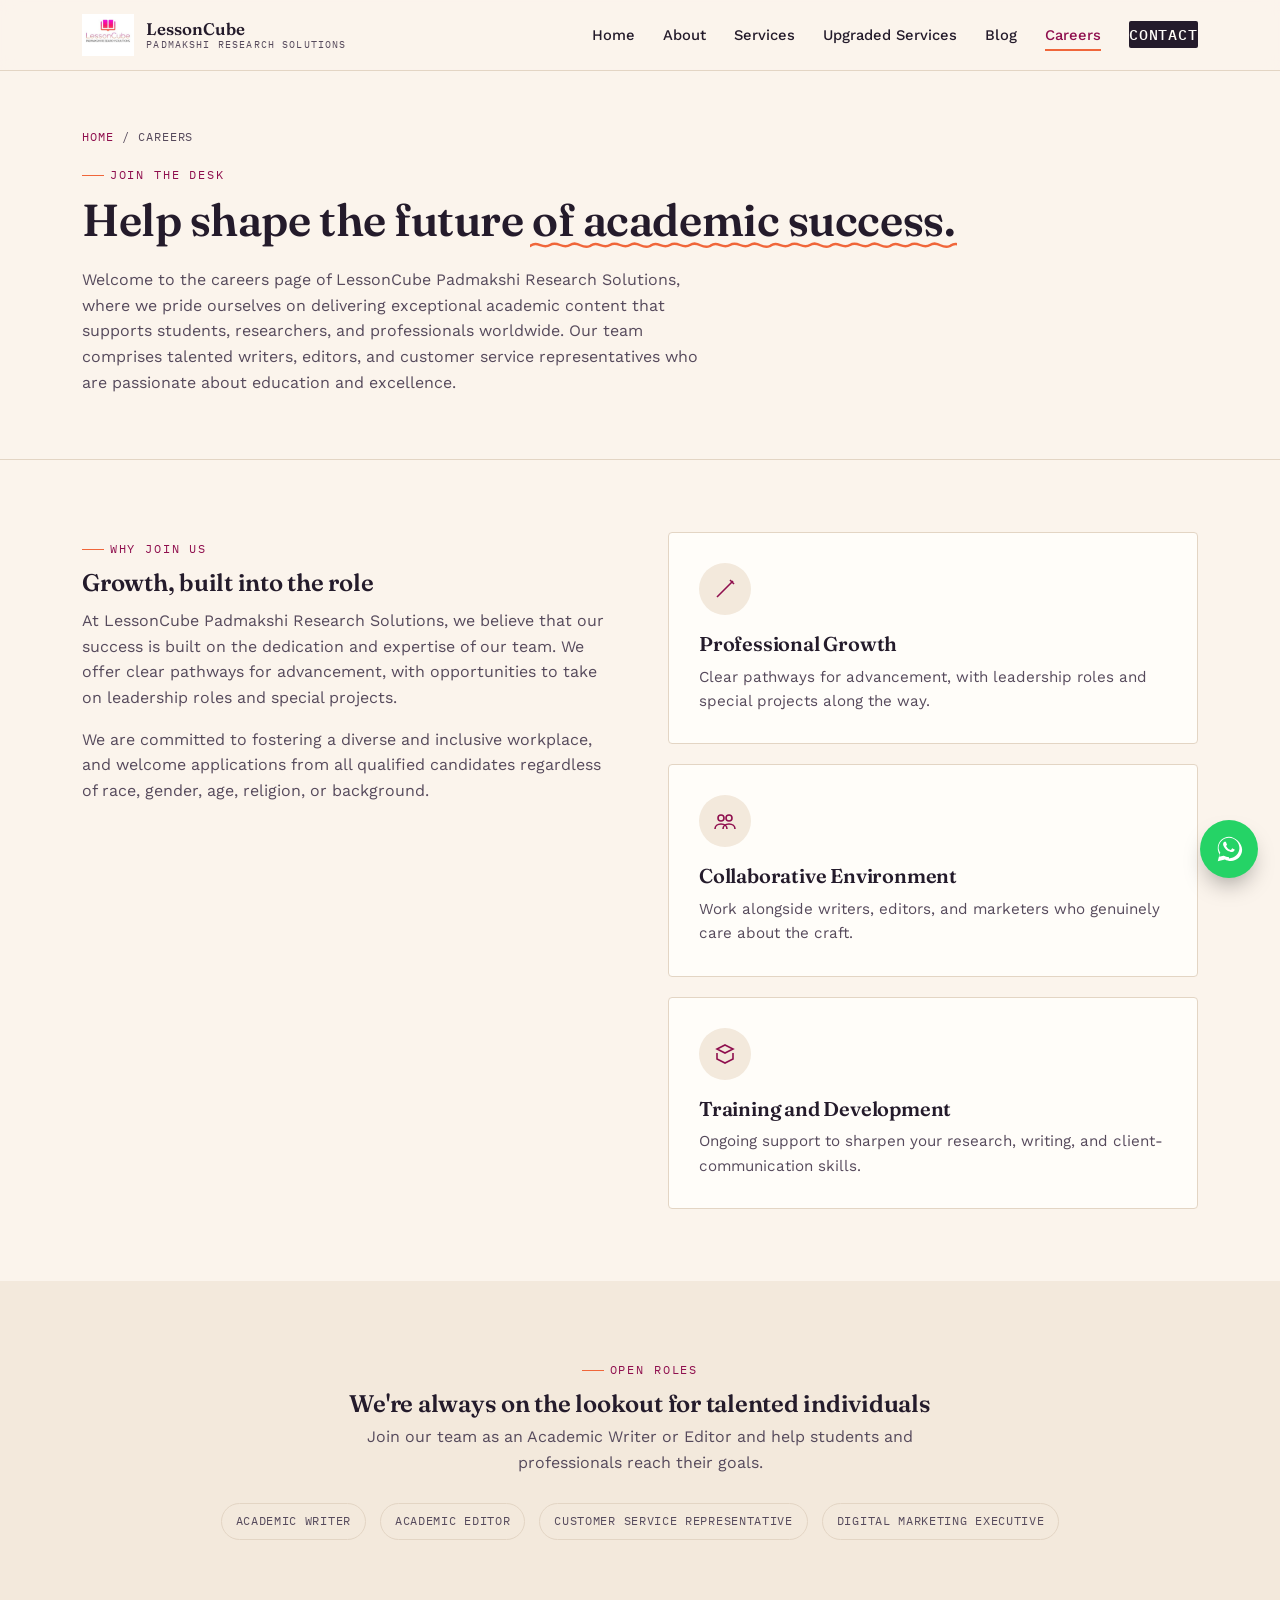
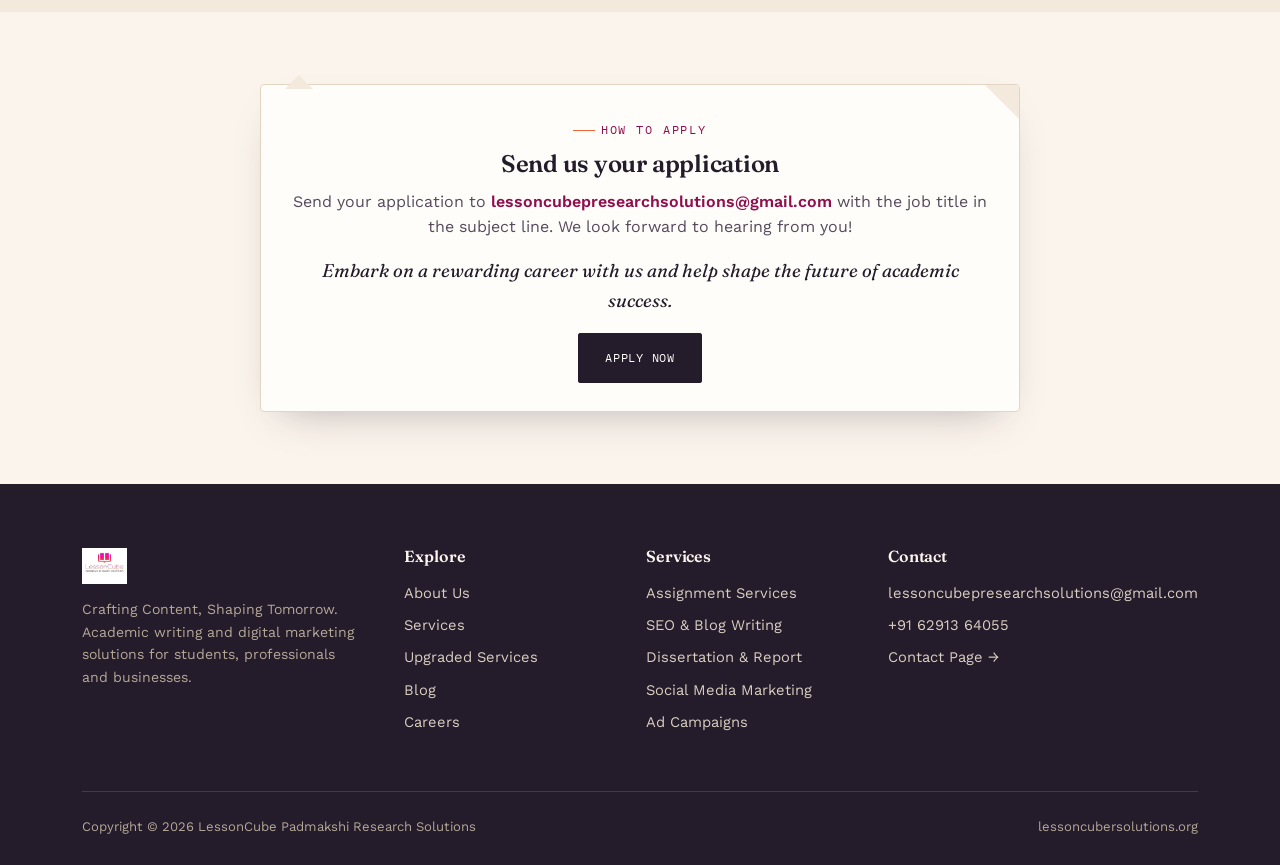
<file: careers.html>
<!DOCTYPE html>
<html lang="en">
<head>
<meta charset="UTF-8">
<meta name="viewport" content="width=device-width, initial-scale=1.0">
<title>Careers | LessonCube Padmakshi Research Solutions</title>
<meta name="description" content="Join LessonCube Padmakshi Research Solutions as an academic writer or editor. Explore career growth, culture, and how to apply.">
<link rel="icon" href="logo.png" type="image/png">
<link rel="stylesheet" href="styles.css">
</head>
<body>

<header class="site-header">
  <nav class="nav">
    <a href="index.html" class="brand">
      <img src="logo.png" alt="LessonCube Padmakshi Research Solutions logo">
      <span class="brand-text">LessonCube<span>Padmakshi Research Solutions</span></span>
    </a>
    <button class="nav-toggle" id="navToggle" aria-label="Toggle menu" aria-expanded="false"><span></span><span></span><span></span></button>
    <ul class="nav-links" id="navLinks">
      <li><a href="index.html">Home</a></li>
      <li><a href="about.html">About</a></li>
      <li><a href="services.html">Services</a></li>
      <li><a href="upgraded-services.html">Upgraded Services</a></li>
      <li><a href="blog.html">Blog</a></li>
      <li><a href="careers.html" class="active">Careers</a></li>
      <li><a href="contact.html" class="nav-cta">Contact</a></li>
    </ul>
  </nav>
</header>

<section class="page-hero">
  <div class="container">
    <p class="breadcrumb"><a href="index.html">Home</a> / Careers</p>
    <p class="eyebrow">Join The Desk</p>
    <h1>Help shape the future <span class="mark-underline">of academic success.</span></h1>
    <p class="lead" style="max-width:64ch; color:var(--ink-soft);">Welcome to the careers page of LessonCube Padmakshi Research Solutions, where we pride ourselves on delivering exceptional academic content that supports students, researchers, and professionals worldwide. Our team comprises talented writers, editors, and customer service representatives who are passionate about education and excellence.</p>
  </div>
</section>

<section>
  <div class="container two-col">
    <div>
      <p class="eyebrow">Why Join Us</p>
      <h2>Growth, built into the role</h2>
      <p style="color:var(--ink-soft);">At LessonCube Padmakshi Research Solutions, we believe that our success is built on the dedication and expertise of our team. We offer clear pathways for advancement, with opportunities to take on leadership roles and special projects.</p>
      <p style="color:var(--ink-soft);">We are committed to fostering a diverse and inclusive workplace, and welcome applications from all qualified candidates regardless of race, gender, age, religion, or background.</p>
    </div>
    <div class="grid" style="gap:20px;">
      <div class="card">
        <div class="card-icon"><svg width="24" height="24" viewBox="0 0 24 24" fill="none" stroke="currentColor" stroke-width="1.6"><path d="M4 20l4-4 12-12"/><path d="M17 3l4 4"/></svg></div>
        <h3>Professional Growth</h3>
        <p>Clear pathways for advancement, with leadership roles and special projects along the way.</p>
      </div>
      <div class="card">
        <div class="card-icon"><svg width="24" height="24" viewBox="0 0 24 24" fill="none" stroke="currentColor" stroke-width="1.6"><circle cx="8" cy="9" r="3"/><circle cx="16" cy="9" r="3"/><path d="M2 20c0-3 2.5-5 6-5s6 2 6 5"/><path d="M10 20c0-3 2.5-5 6-5s6 2 6 5"/></svg></div>
        <h3>Collaborative Environment</h3>
        <p>Work alongside writers, editors, and marketers who genuinely care about the craft.</p>
      </div>
      <div class="card">
        <div class="card-icon"><svg width="24" height="24" viewBox="0 0 24 24" fill="none" stroke="currentColor" stroke-width="1.6"><path d="M12 3l8 4-8 4-8-4 8-4z"/><path d="M4 11v6l8 4 8-4v-6"/></svg></div>
        <h3>Training and Development</h3>
        <p>Ongoing support to sharpen your research, writing, and client-communication skills.</p>
      </div>
    </div>
  </div>
</section>

<section class="section-alt">
  <div class="container" style="text-align:center;">
    <p class="eyebrow" style="justify-content:center;">Open Roles</p>
    <h2 style="max-width:600px; margin:0 auto .3em;">We're always on the lookout for talented individuals</h2>
    <p style="color:var(--ink-soft); max-width:56ch; margin:0 auto 28px;">Join our team as an Academic Writer or Editor and help students and professionals reach their goals.</p>
    <div class="badge-row" style="justify-content:center;">
      <span class="badge">Academic Writer</span>
      <span class="badge">Academic Editor</span>
      <span class="badge">Customer Service Representative</span>
      <span class="badge">Digital Marketing Executive</span>
    </div>
  </div>
</section>

<section>
  <div class="container">
    <div class="hero-panel" style="max-width:760px; margin:0 auto; text-align:center;">
      <div class="corner-fold"></div>
      <p class="eyebrow" style="justify-content:center;">How to Apply</p>
      <h2>Send us your application</h2>
      <p style="color:var(--ink-soft);">Send your application to <a href="mailto:lessoncubepresearchsolutions@gmail.com" style="color:var(--magenta-deep); font-weight:600;">lessoncubepresearchsolutions@gmail.com</a> with the job title in the subject line. We look forward to hearing from you!</p>
      <p style="font-style:italic; font-family:'Fraunces',serif; font-size:1.15rem;">Embark on a rewarding career with us and help shape the future of academic success.</p>
      <a href="mailto:lessoncubepresearchsolutions@gmail.com?subject=Application%20-%20Job%20Title" class="btn btn-primary">Apply Now</a>
    </div>
  </div>
</section>

<footer class="site-footer">
  <div class="container">
    <div class="footer-grid">
      <div>
        <div class="footer-brand"><img src="logo.png" alt="LessonCube logo"></div>
        <p class="footer-note">Crafting Content, Shaping Tomorrow. Academic writing and digital marketing solutions for students, professionals and businesses.</p>
      </div>
      <div>
        <h4>Explore</h4>
        <a href="about.html">About Us</a>
        <a href="services.html">Services</a>
        <a href="upgraded-services.html">Upgraded Services</a>
        <a href="blog.html">Blog</a>
        <a href="careers.html">Careers</a>
      </div>
      <div>
        <h4>Services</h4>
        <a href="services.html#assignment">Assignment Services</a>
        <a href="services.html#seo">SEO &amp; Blog Writing</a>
        <a href="services.html#dissertation">Dissertation &amp; Report</a>
        <a href="upgraded-services.html#social">Social Media Marketing</a>
        <a href="upgraded-services.html#ads">Ad Campaigns</a>
      </div>
      <div>
        <h4>Contact</h4>
        <a href="mailto:lessoncubepresearchsolutions@gmail.com">lessoncubepresearchsolutions@gmail.com</a>
        <a href="https://wa.link/9dswwl" target="_blank" rel="noopener">+91 62913 64055</a>
        <a href="contact.html">Contact Page &rarr;</a>
      </div>
    </div>
    <div class="footer-bottom">
      <span>Copyright &copy; 2026 LessonCube Padmakshi Research Solutions</span>
      <span>lessoncubersolutions.org</span>
    </div>
  </div>
</footer>

<a href="https://wa.link/wakezx" target="_blank" rel="noopener" class="whatsapp-float" aria-label="Chat on WhatsApp">
  <svg viewBox="0 0 32 32" fill="white"><path d="M16 3C9.4 3 4 8.4 4 15c0 2.4.7 4.6 1.9 6.5L4 29l7.7-1.9c1.8 1 3.9 1.6 6.3 1.6 6.6 0 12-5.4 12-12S22.6 3 16 3zm0 21.8c-2 0-3.9-.5-5.5-1.5l-.4-.2-4.6 1.2 1.2-4.5-.3-.4C5.4 17.8 4.9 16 4.9 15c0-6.1 5-11 11.1-11s11.1 4.9 11.1 11-5 11-11.1 11zm6-8.3c-.3-.2-1.9-1-2.2-1.1-.3-.1-.5-.2-.7.2-.2.3-.8 1.1-1 1.3-.2.2-.4.2-.7.1-.3-.2-1.4-.5-2.6-1.6-1-.9-1.6-2-1.8-2.3-.2-.3 0-.5.1-.6.1-.1.3-.4.4-.5.1-.2.2-.3.3-.5.1-.2 0-.4 0-.5-.1-.2-.7-1.7-1-2.3-.2-.6-.5-.5-.7-.5h-.6c-.2 0-.5.1-.8.4-.3.3-1 1-1 2.4s1.1 2.8 1.2 3c.1.2 2.1 3.2 5.1 4.5.7.3 1.3.5 1.7.6.7.2 1.4.2 1.9.1.6-.1 1.9-.8 2.1-1.5.3-.7.3-1.4.2-1.5-.1-.1-.3-.2-.6-.3z"/></svg>
</a>

<script>
  var navToggle = document.getElementById('navToggle');
  var navLinks = document.getElementById('navLinks');

  navToggle.addEventListener('click', function(){
    var isOpen = navLinks.classList.toggle('open');
    document.body.classList.toggle('menu-open', isOpen);
    navToggle.setAttribute('aria-expanded', isOpen ? 'true' : 'false');
  });

  navLinks.querySelectorAll('a').forEach(function(link){
    link.addEventListener('click', function(){
      navLinks.classList.remove('open');
      document.body.classList.remove('menu-open');
      navToggle.setAttribute('aria-expanded', 'false');
    });
  });
</script>
</body>
</html>
</file>
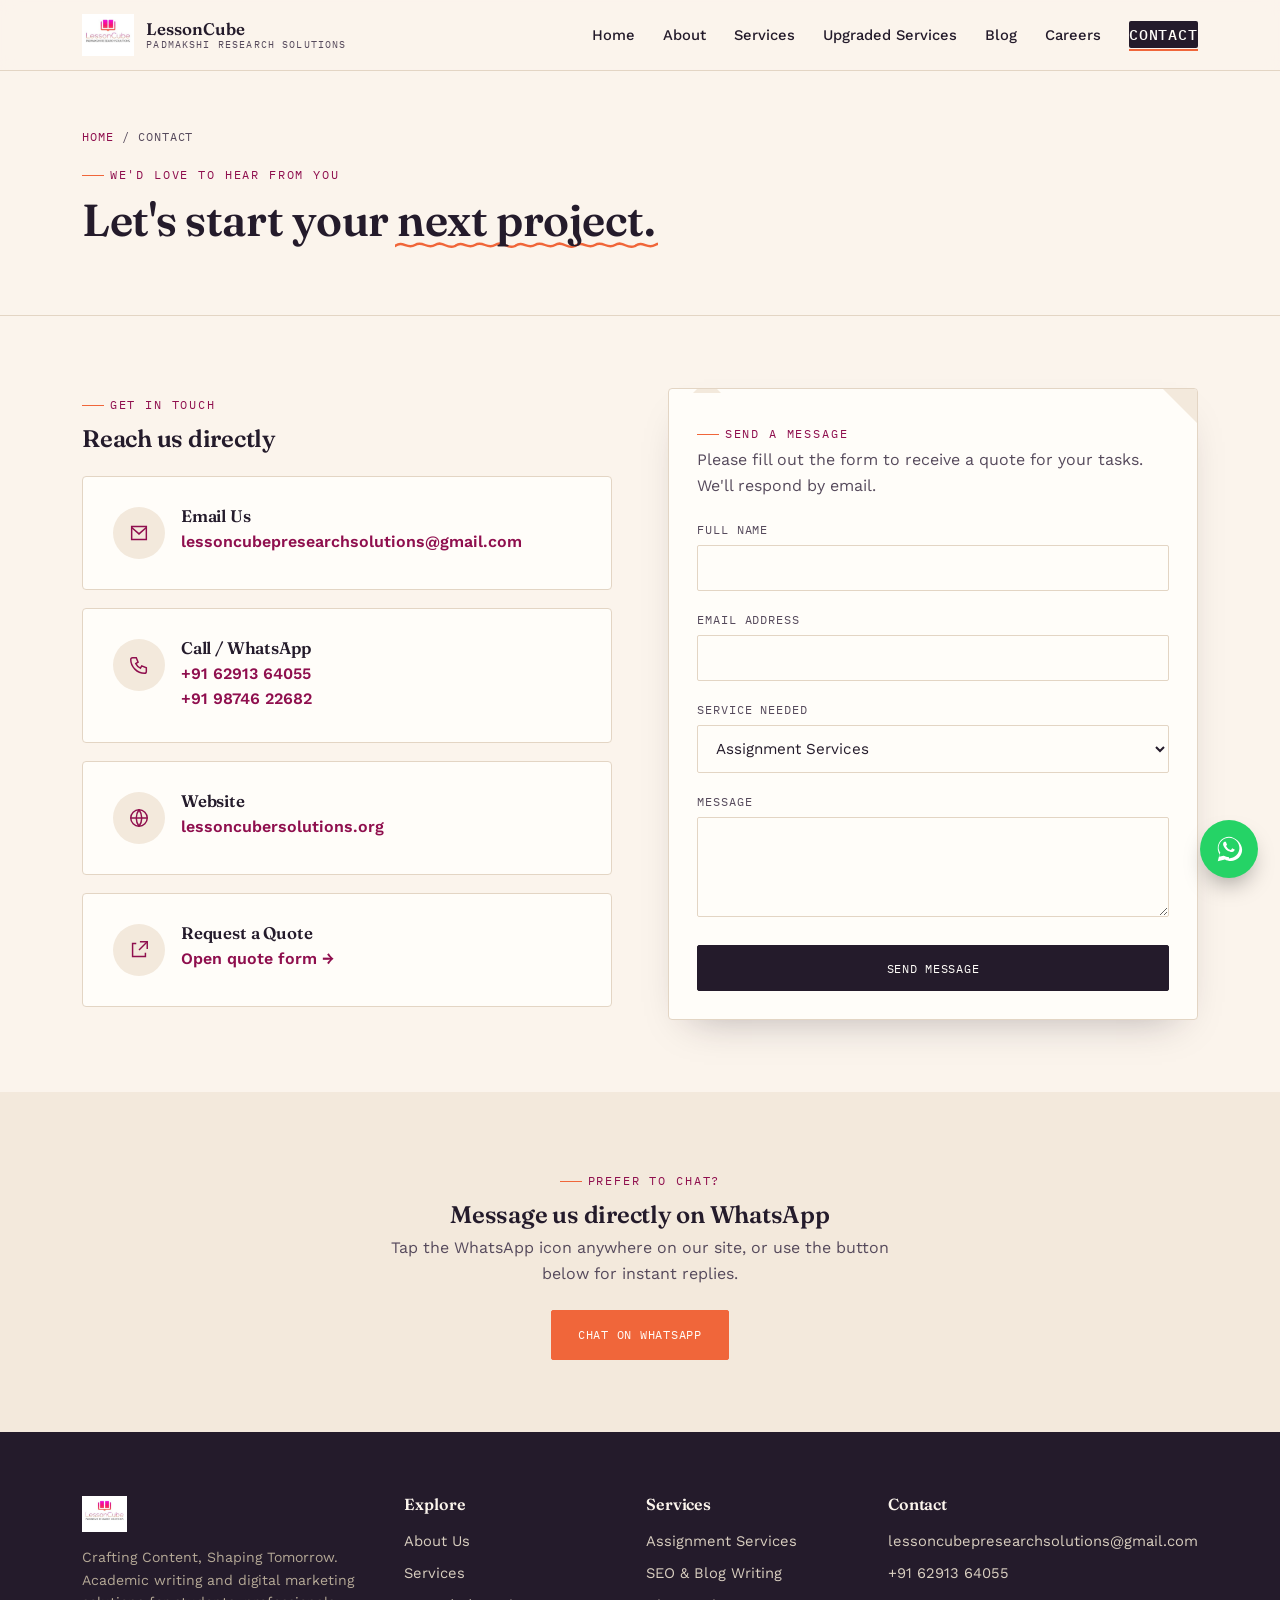
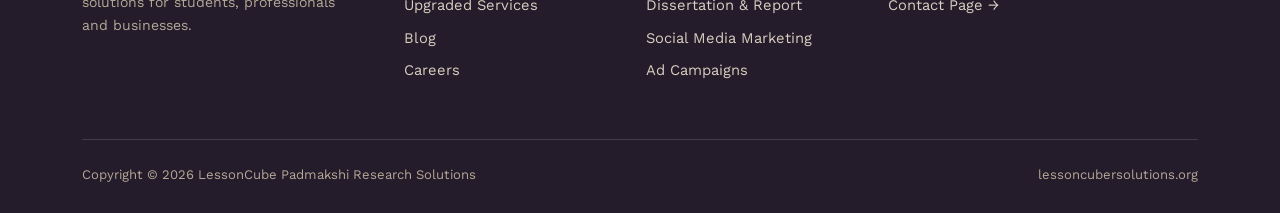
<file: contact.html>
<!DOCTYPE html>
<html lang="en">
<head>
<meta charset="UTF-8">
<meta name="viewport" content="width=device-width, initial-scale=1.0">
<title>Contact Us | LessonCube Padmakshi Research Solutions</title>
<meta name="description" content="Get in touch with LessonCube Padmakshi Research Solutions by phone, WhatsApp, email, or request a quote.">
<link rel="icon" href="logo.png" type="image/png">
<link rel="stylesheet" href="styles.css">
</head>
<body>

<header class="site-header">
  <nav class="nav">
    <a href="index.html" class="brand">
      <img src="logo.png" alt="LessonCube Padmakshi Research Solutions logo">
      <span class="brand-text">LessonCube<span>Padmakshi Research Solutions</span></span>
    </a>
    <button class="nav-toggle" id="navToggle" aria-label="Toggle menu" aria-expanded="false"><span></span><span></span><span></span></button>
    <ul class="nav-links" id="navLinks">
      <li><a href="index.html">Home</a></li>
      <li><a href="about.html">About</a></li>
      <li><a href="services.html">Services</a></li>
      <li><a href="upgraded-services.html">Upgraded Services</a></li>
      <li><a href="blog.html">Blog</a></li>
      <li><a href="careers.html">Careers</a></li>
      <li><a href="contact.html" class="nav-cta active">Contact</a></li>
    </ul>
  </nav>
</header>

<section class="page-hero">
  <div class="container">
    <p class="breadcrumb"><a href="index.html">Home</a> / Contact</p>
    <p class="eyebrow">We'd Love To Hear From You</p>
    <h1>Let's start your <span class="mark-underline">next project.</span></h1>
  </div>
</section>

<section>
  <div class="container two-col contact-layout">

    <div>
      <p class="eyebrow">Get In Touch</p>
      <h2>Reach us directly</h2>
      <div class="grid" style="gap:18px; margin-top:24px;">
        <div class="card" style="display:flex; gap:16px; align-items:flex-start;">
          <div class="card-icon" style="margin-bottom:0; flex-shrink:0;">
            <svg width="22" height="22" viewBox="0 0 24 24" fill="none" stroke="currentColor" stroke-width="1.6"><path d="M4 5h16v14H4z"/><path d="M4 6l8 7 8-7"/></svg>
          </div>
          <div>
            <h3 style="font-size:1.05rem; margin-bottom:.2em;">Email Us</h3>
            <a href="mailto:lessoncubepresearchsolutions@gmail.com" style="color:var(--magenta-deep); font-weight:600;">lessoncubepresearchsolutions@gmail.com</a>
          </div>
        </div>
        <div class="card" style="display:flex; gap:16px; align-items:flex-start;">
          <div class="card-icon" style="margin-bottom:0; flex-shrink:0;">
            <svg width="22" height="22" viewBox="0 0 24 24" fill="none" stroke="currentColor" stroke-width="1.6"><path d="M5 4h4l2 5-2.5 1.5a11 11 0 0 0 5 5L15 13l5 2v4a2 2 0 0 1-2 2C10 21 3 14 3 6a2 2 0 0 1 2-2z"/></svg>
          </div>
          <div>
            <h3 style="font-size:1.05rem; margin-bottom:.2em;">Call / WhatsApp</h3>
            <a href="https://wa.link/9dswwl" target="_blank" rel="noopener" style="color:var(--magenta-deep); font-weight:600; display:block;">+91 62913 64055</a>
            <a href="https://wa.link/heesl1" target="_blank" rel="noopener" style="color:var(--magenta-deep); font-weight:600; display:block;">+91 98746 22682</a>
          </div>
        </div>
        <div class="card" style="display:flex; gap:16px; align-items:flex-start;">
          <div class="card-icon" style="margin-bottom:0; flex-shrink:0;">
            <svg width="22" height="22" viewBox="0 0 24 24" fill="none" stroke="currentColor" stroke-width="1.6"><circle cx="12" cy="12" r="9"/><path d="M3 12h18M12 3a15 15 0 010 18M12 3a15 15 0 000 18"/></svg>
          </div>
          <div>
            <h3 style="font-size:1.05rem; margin-bottom:.2em;">Website</h3>
            <a href="https://lessoncubersolutions.org/" target="_blank" rel="noopener" style="color:var(--magenta-deep); font-weight:600;">lessoncubersolutions.org</a>
          </div>
        </div>
        <div class="card" style="display:flex; gap:16px; align-items:flex-start;">
          <div class="card-icon" style="margin-bottom:0; flex-shrink:0;">
            <svg width="22" height="22" viewBox="0 0 24 24" fill="none" stroke="currentColor" stroke-width="1.6"><path d="M9 5H5v14h14v-4"/><path d="M13 3h8v8"/><path d="M21 3l-9 9"/></svg>
          </div>
          <div>
            <h3 style="font-size:1.05rem; margin-bottom:.2em;">Request a Quote</h3>
            <a href="https://docs.google.com/forms/d/e/1FAIpQLSfhhBte27p1qlA8Hw7rSuXIymqDI387zbb9Lr00XI9IhdNMIQ/viewform?usp=sf_link" target="_blank" rel="noopener" style="color:var(--magenta-deep); font-weight:600;">Open quote form &rarr;</a>
          </div>
        </div>
      </div>
    </div>

    <div class="hero-panel">
      <div class="corner-fold"></div>
      <p class="eyebrow" style="margin-bottom:.3em;">Send A Message</p>
      <p style="color:var(--ink-soft); margin-bottom:22px;">Please fill out the form to receive a quote for your tasks. We'll respond by email.</p>
      <form action="mailto:lessoncubepresearchsolutions@gmail.com" method="post" enctype="text/plain">
        <div class="form-field">
          <label for="name">Full Name</label>
          <input type="text" id="name" name="name" required>
        </div>
        <div class="form-field">
          <label for="email">Email Address</label>
          <input type="email" id="email" name="email" required>
        </div>
        <div class="form-field">
          <label for="service">Service Needed</label>
          <select id="service" name="service">
            <option>Assignment Services</option>
            <option>SEO &amp; Blog Writing</option>
            <option>Dissertation &amp; Report Writing</option>
            <option>Social Media Marketing</option>
            <option>Ad Campaigns</option>
            <option>Other</option>
          </select>
        </div>
        <div class="form-field">
          <label for="message">Message</label>
          <textarea id="message" name="message" rows="4" required></textarea>
        </div>
        <button type="submit" class="btn btn-primary" style="width:100%; justify-content:center;">Send Message</button>
      </form>
    </div>

  </div>
</section>

<section class="section-alt">
  <div class="container" style="text-align:center;">
    <p class="eyebrow" style="justify-content:center;">Prefer To Chat?</p>
    <h2 style="max-width:600px; margin:0 auto .3em;">Message us directly on WhatsApp</h2>
    <p style="color:var(--ink-soft); max-width:52ch; margin:0 auto 24px;">Tap the WhatsApp icon anywhere on our site, or use the button below for instant replies.</p>
    <a href="https://wa.link/wakezx" target="_blank" rel="noopener" class="btn btn-coral">Chat on WhatsApp</a>
  </div>
</section>

<footer class="site-footer">
  <div class="container">
    <div class="footer-grid">
      <div>
        <div class="footer-brand"><img src="logo.png" alt="LessonCube logo"></div>
        <p class="footer-note">Crafting Content, Shaping Tomorrow. Academic writing and digital marketing solutions for students, professionals and businesses.</p>
      </div>
      <div>
        <h4>Explore</h4>
        <a href="about.html">About Us</a>
        <a href="services.html">Services</a>
        <a href="upgraded-services.html">Upgraded Services</a>
        <a href="blog.html">Blog</a>
        <a href="careers.html">Careers</a>
      </div>
      <div>
        <h4>Services</h4>
        <a href="services.html#assignment">Assignment Services</a>
        <a href="services.html#seo">SEO &amp; Blog Writing</a>
        <a href="services.html#dissertation">Dissertation &amp; Report</a>
        <a href="upgraded-services.html#social">Social Media Marketing</a>
        <a href="upgraded-services.html#ads">Ad Campaigns</a>
      </div>
      <div>
        <h4>Contact</h4>
        <a href="mailto:lessoncubepresearchsolutions@gmail.com">lessoncubepresearchsolutions@gmail.com</a>
        <a href="https://wa.link/9dswwl" target="_blank" rel="noopener">+91 62913 64055</a>
        <a href="contact.html">Contact Page &rarr;</a>
      </div>
    </div>
    <div class="footer-bottom">
      <span>Copyright &copy; 2026 LessonCube Padmakshi Research Solutions</span>
      <span>lessoncubersolutions.org</span>
    </div>
  </div>
</footer>

<a href="https://wa.link/wakezx" target="_blank" rel="noopener" class="whatsapp-float" aria-label="Chat on WhatsApp">
  <svg viewBox="0 0 32 32" fill="white"><path d="M16 3C9.4 3 4 8.4 4 15c0 2.4.7 4.6 1.9 6.5L4 29l7.7-1.9c1.8 1 3.9 1.6 6.3 1.6 6.6 0 12-5.4 12-12S22.6 3 16 3zm0 21.8c-2 0-3.9-.5-5.5-1.5l-.4-.2-4.6 1.2 1.2-4.5-.3-.4C5.4 17.8 4.9 16 4.9 15c0-6.1 5-11 11.1-11s11.1 4.9 11.1 11-5 11-11.1 11zm6-8.3c-.3-.2-1.9-1-2.2-1.1-.3-.1-.5-.2-.7.2-.2.3-.8 1.1-1 1.3-.2.2-.4.2-.7.1-.3-.2-1.4-.5-2.6-1.6-1-.9-1.6-2-1.8-2.3-.2-.3 0-.5.1-.6.1-.1.3-.4.4-.5.1-.2.2-.3.3-.5.1-.2 0-.4 0-.5-.1-.2-.7-1.7-1-2.3-.2-.6-.5-.5-.7-.5h-.6c-.2 0-.5.1-.8.4-.3.3-1 1-1 2.4s1.1 2.8 1.2 3c.1.2 2.1 3.2 5.1 4.5.7.3 1.3.5 1.7.6.7.2 1.4.2 1.9.1.6-.1 1.9-.8 2.1-1.5.3-.7.3-1.4.2-1.5-.1-.1-.3-.2-.6-.3z"/></svg>
</a>

<script>
  var navToggle = document.getElementById('navToggle');
  var navLinks = document.getElementById('navLinks');

  navToggle.addEventListener('click', function(){
    var isOpen = navLinks.classList.toggle('open');
    document.body.classList.toggle('menu-open', isOpen);
    navToggle.setAttribute('aria-expanded', isOpen ? 'true' : 'false');
  });

  navLinks.querySelectorAll('a').forEach(function(link){
    link.addEventListener('click', function(){
      navLinks.classList.remove('open');
      document.body.classList.remove('menu-open');
      navToggle.setAttribute('aria-expanded', 'false');
    });
  });
</script>
</body>
</html>
</file>
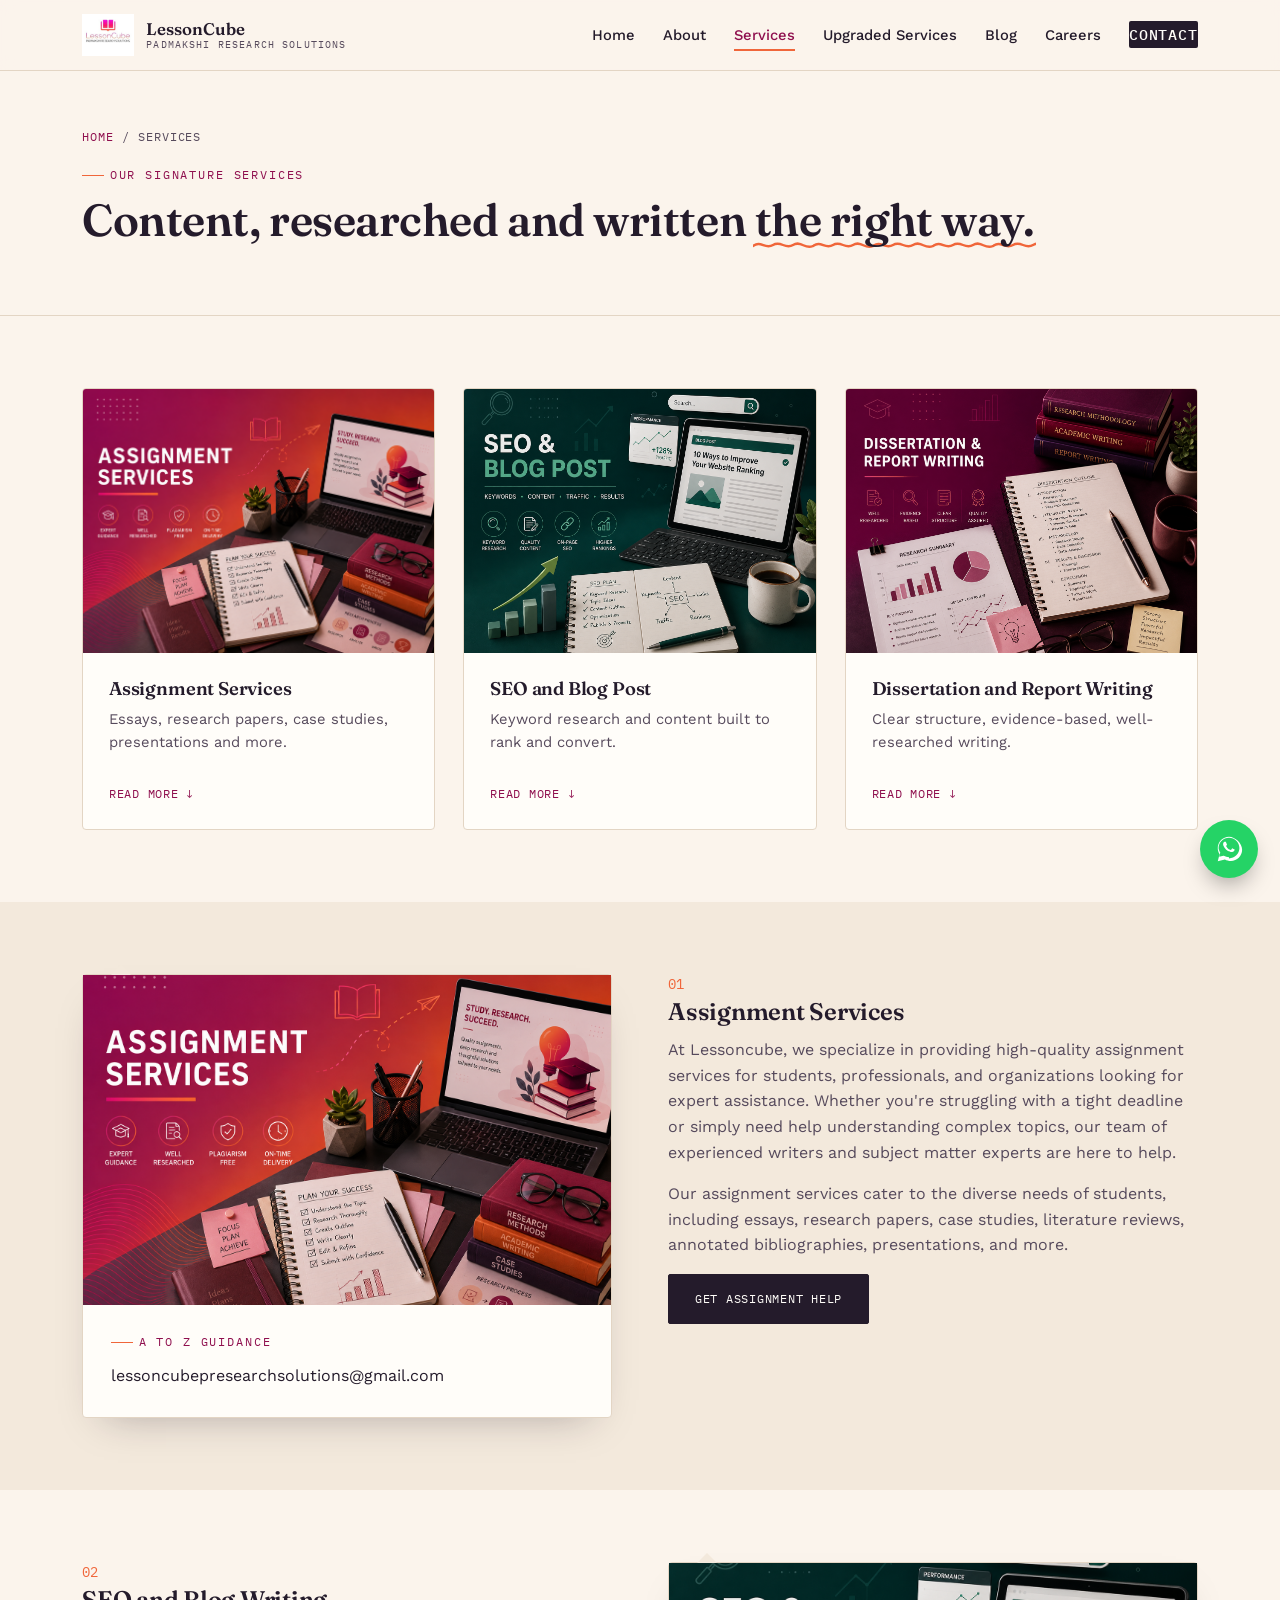
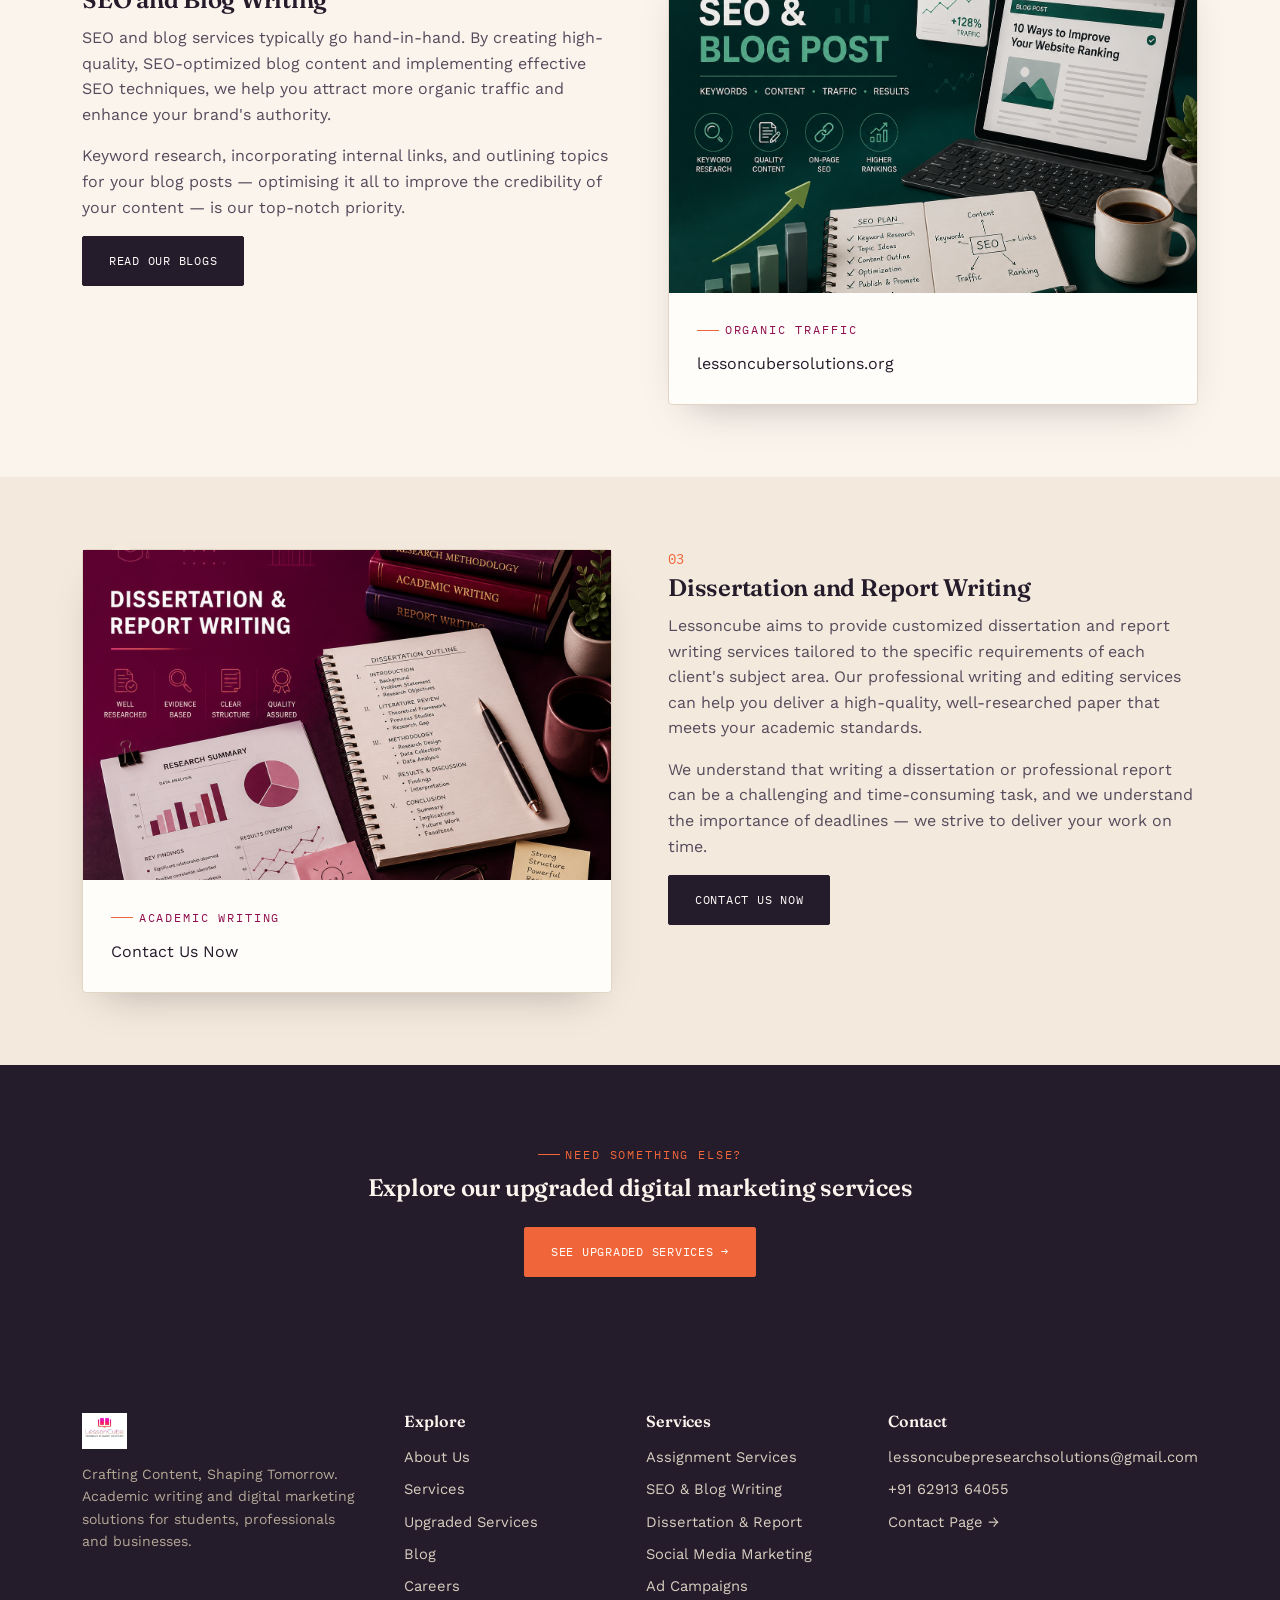
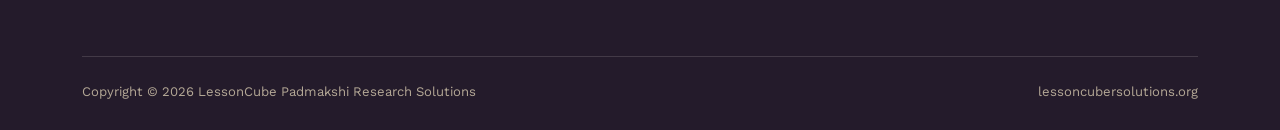
<file: services.html>
<!DOCTYPE html>
<html lang="en">
<head>
<meta charset="UTF-8">
<meta name="viewport" content="width=device-width, initial-scale=1.0">
<title>Services | LessonCube Padmakshi Research Solutions</title>
<meta name="description" content="Assignment services, SEO & blog writing, and dissertation & report writing from LessonCube Padmakshi Research Solutions.">
<link rel="icon" href="logo.png" type="image/png">
<link rel="stylesheet" href="styles.css">
</head>
<body>

<header class="site-header">
  <nav class="nav">
    <a href="index.html" class="brand">
      <img src="logo.png" alt="LessonCube Padmakshi Research Solutions logo">
      <span class="brand-text">LessonCube<span>Padmakshi Research Solutions</span></span>
    </a>
    <button class="nav-toggle" id="navToggle" aria-label="Toggle menu" aria-expanded="false"><span></span><span></span><span></span></button>
    <ul class="nav-links" id="navLinks">
      <li><a href="index.html">Home</a></li>
      <li><a href="about.html">About</a></li>
      <li><a href="services.html" class="active">Services</a></li>
      <li><a href="upgraded-services.html">Upgraded Services</a></li>
      <li><a href="blog.html">Blog</a></li>
      <li><a href="careers.html">Careers</a></li>
      <li><a href="contact.html" class="nav-cta">Contact</a></li>
    </ul>
  </nav>
</header>

<section class="page-hero">
  <div class="container">
    <p class="breadcrumb"><a href="index.html">Home</a> / Services</p>
    <p class="eyebrow">Our Signature Services</p>
    <h1>Content, researched and written <span class="mark-underline">the right way.</span></h1>
  </div>
</section>

<section>
  <div class="container">
    <div class="grid grid-3">
      <div class="service-card">
        <div class="service-thumb thumb-1"><img src="image 4.png" alt="Assignment Services"></div>
        <div class="service-body"><h3>Assignment Services</h3><p>Essays, research papers, case studies, presentations and more.</p><a class="more" href="#assignment">Read more &darr;</a></div>
      </div>
      <div class="service-card">
        <div class="service-thumb thumb-2"> <img src="image 5.png" alt="SEO and Blog Writing"> </div>
        <div class="service-body"><h3>SEO and Blog Post</h3><p>Keyword research and content built to rank and convert.</p><a class="more" href="#seo">Read more &darr;</a></div>
      </div>
      <div class="service-card">
        <div class="service-thumb thumb-3"><img src="image 6.png" alt="Dissertation and Report Writing"></div>
        <div class="service-body"><h3>Dissertation and Report Writing</h3><p>Clear structure, evidence-based, well-researched writing.</p><a class="more" href="#dissertation">Read more &darr;</a></div>
      </div>
    </div>
  </div>
</section>

<section id="assignment" class="section-alt">
  <div class="container two-col">
    <div class="hero-panel">
      <div class="corner-fold"></div>
      <div class="service-thumb thumb-1" style="aspect-ratio:16/10; margin:-28px -28px 20px;"><img src="image 4.png" alt="Assignment Services"></div>
      <p class="eyebrow">A to Z Guidance</p>
      <p style="margin:0;">lessoncubepresearchsolutions@gmail.com</p>
    </div>
    <div>
      <span class="caret">01</span>
      <h2>Assignment Services</h2>
      <p style="color:var(--ink-soft);">At Lessoncube, we specialize in providing high-quality assignment services for students, professionals, and organizations looking for expert assistance. Whether you're struggling with a tight deadline or simply need help understanding complex topics, our team of experienced writers and subject matter experts are here to help.</p>
      <p style="color:var(--ink-soft);">Our assignment services cater to the diverse needs of students, including essays, research papers, case studies, literature reviews, annotated bibliographies, presentations, and more.</p>
      <a href="contact.html" class="btn btn-primary">Get Assignment Help</a>
    </div>
  </div>
</section>

<section id="seo">
  <div class="container two-col">
    <div>
      <span class="caret">02</span>
      <h2>SEO and Blog Writing</h2>
      <p style="color:var(--ink-soft);">SEO and blog services typically go hand-in-hand. By creating high-quality, SEO-optimized blog content and implementing effective SEO techniques, we help you attract more organic traffic and enhance your brand's authority.</p>
      <p style="color:var(--ink-soft);">Keyword research, incorporating internal links, and outlining topics for your blog posts &mdash; optimising it all to improve the credibility of your content &mdash; is our top-notch priority.</p>
      <a href="blog.html" class="btn btn-primary">Read Our Blogs</a>
    </div>
    <div class="hero-panel">
      <div class="corner-fold"></div>
      <div class="service-thumb thumb-2" style="aspect-ratio:16/10; margin:-28px -28px 20px;"><img src="image 5.png" alt="SEO and Blog Writing"></div>
      <p class="eyebrow">Organic Traffic</p>
      <p style="margin:0;">lessoncubersolutions.org</p>
    </div>
  </div>
</section>

<section id="dissertation" class="section-alt">
  <div class="container two-col">
    <div class="hero-panel">
      <div class="corner-fold"></div>
      <div class="service-thumb thumb-3" style="aspect-ratio:16/10; margin:-28px -28px 20px;"><img src="image 6.png" alt="Dissertation and Report Writing"></div>
      <p class="eyebrow">Academic Writing</p>
      <p style="margin:0;">Contact Us Now</p>
    </div>
    <div>
      <span class="caret">03</span>
      <h2>Dissertation and Report Writing</h2>
      <p style="color:var(--ink-soft);">Lessoncube aims to provide customized dissertation and report writing services tailored to the specific requirements of each client's subject area. Our professional writing and editing services can help you deliver a high-quality, well-researched paper that meets your academic standards.</p>
      <p style="color:var(--ink-soft);">We understand that writing a dissertation or professional report can be a challenging and time-consuming task, and we understand the importance of deadlines &mdash; we strive to deliver your work on time.</p>
      <a href="contact.html" class="btn btn-primary">Contact Us Now</a>
    </div>
  </div>
</section>

<section class="section-ink">
  <div class="container" style="text-align:center;">
    <p class="eyebrow" style="color:var(--coral); justify-content:center;">Need Something Else?</p>
    <h2 style="max-width:640px; margin:0 auto .3em;">Explore our upgraded digital marketing services</h2>
    <a href="upgraded-services.html" class="btn btn-coral" style="margin-top:18px;">See Upgraded Services &rarr;</a>
  </div>
</section>

<footer class="site-footer">
  <div class="container">
    <div class="footer-grid">
      <div>
        <div class="footer-brand"><img src="logo.png" alt="LessonCube logo"></div>
        <p class="footer-note">Crafting Content, Shaping Tomorrow. Academic writing and digital marketing solutions for students, professionals and businesses.</p>
      </div>
      <div>
        <h4>Explore</h4>
        <a href="about.html">About Us</a>
        <a href="services.html">Services</a>
        <a href="upgraded-services.html">Upgraded Services</a>
        <a href="blog.html">Blog</a>
        <a href="careers.html">Careers</a>
      </div>
      <div>
        <h4>Services</h4>
        <a href="services.html#assignment">Assignment Services</a>
        <a href="services.html#seo">SEO &amp; Blog Writing</a>
        <a href="services.html#dissertation">Dissertation &amp; Report</a>
        <a href="upgraded-services.html#social">Social Media Marketing</a>
        <a href="upgraded-services.html#ads">Ad Campaigns</a>
      </div>
      <div>
        <h4>Contact</h4>
        <a href="mailto:lessoncubepresearchsolutions@gmail.com">lessoncubepresearchsolutions@gmail.com</a>
        <a href="https://wa.link/9dswwl" target="_blank" rel="noopener">+91 62913 64055</a>
        <a href="contact.html">Contact Page &rarr;</a>
      </div>
    </div>
    <div class="footer-bottom">
      <span>Copyright &copy; 2026 LessonCube Padmakshi Research Solutions</span>
      <span>lessoncubersolutions.org</span>
    </div>
  </div>
</footer>

<a href="https://wa.link/wakezx" target="_blank" rel="noopener" class="whatsapp-float" aria-label="Chat on WhatsApp">
  <svg viewBox="0 0 32 32" fill="white"><path d="M16 3C9.4 3 4 8.4 4 15c0 2.4.7 4.6 1.9 6.5L4 29l7.7-1.9c1.8 1 3.9 1.6 6.3 1.6 6.6 0 12-5.4 12-12S22.6 3 16 3zm0 21.8c-2 0-3.9-.5-5.5-1.5l-.4-.2-4.6 1.2 1.2-4.5-.3-.4C5.4 17.8 4.9 16 4.9 15c0-6.1 5-11 11.1-11s11.1 4.9 11.1 11-5 11-11.1 11zm6-8.3c-.3-.2-1.9-1-2.2-1.1-.3-.1-.5-.2-.7.2-.2.3-.8 1.1-1 1.3-.2.2-.4.2-.7.1-.3-.2-1.4-.5-2.6-1.6-1-.9-1.6-2-1.8-2.3-.2-.3 0-.5.1-.6.1-.1.3-.4.4-.5.1-.2.2-.3.3-.5.1-.2 0-.4 0-.5-.1-.2-.7-1.7-1-2.3-.2-.6-.5-.5-.7-.5h-.6c-.2 0-.5.1-.8.4-.3.3-1 1-1 2.4s1.1 2.8 1.2 3c.1.2 2.1 3.2 5.1 4.5.7.3 1.3.5 1.7.6.7.2 1.4.2 1.9.1.6-.1 1.9-.8 2.1-1.5.3-.7.3-1.4.2-1.5-.1-.1-.3-.2-.6-.3z"/></svg>
</a>

<script>
  var navToggle = document.getElementById('navToggle');
  var navLinks = document.getElementById('navLinks');

  navToggle.addEventListener('click', function(){
    var isOpen = navLinks.classList.toggle('open');
    document.body.classList.toggle('menu-open', isOpen);
    navToggle.setAttribute('aria-expanded', isOpen ? 'true' : 'false');
  });

  navLinks.querySelectorAll('a').forEach(function(link){
    link.addEventListener('click', function(){
      navLinks.classList.remove('open');
      document.body.classList.remove('menu-open');
      navToggle.setAttribute('aria-expanded', 'false');
    });
  });
</script>
</body>
</html>
</file>
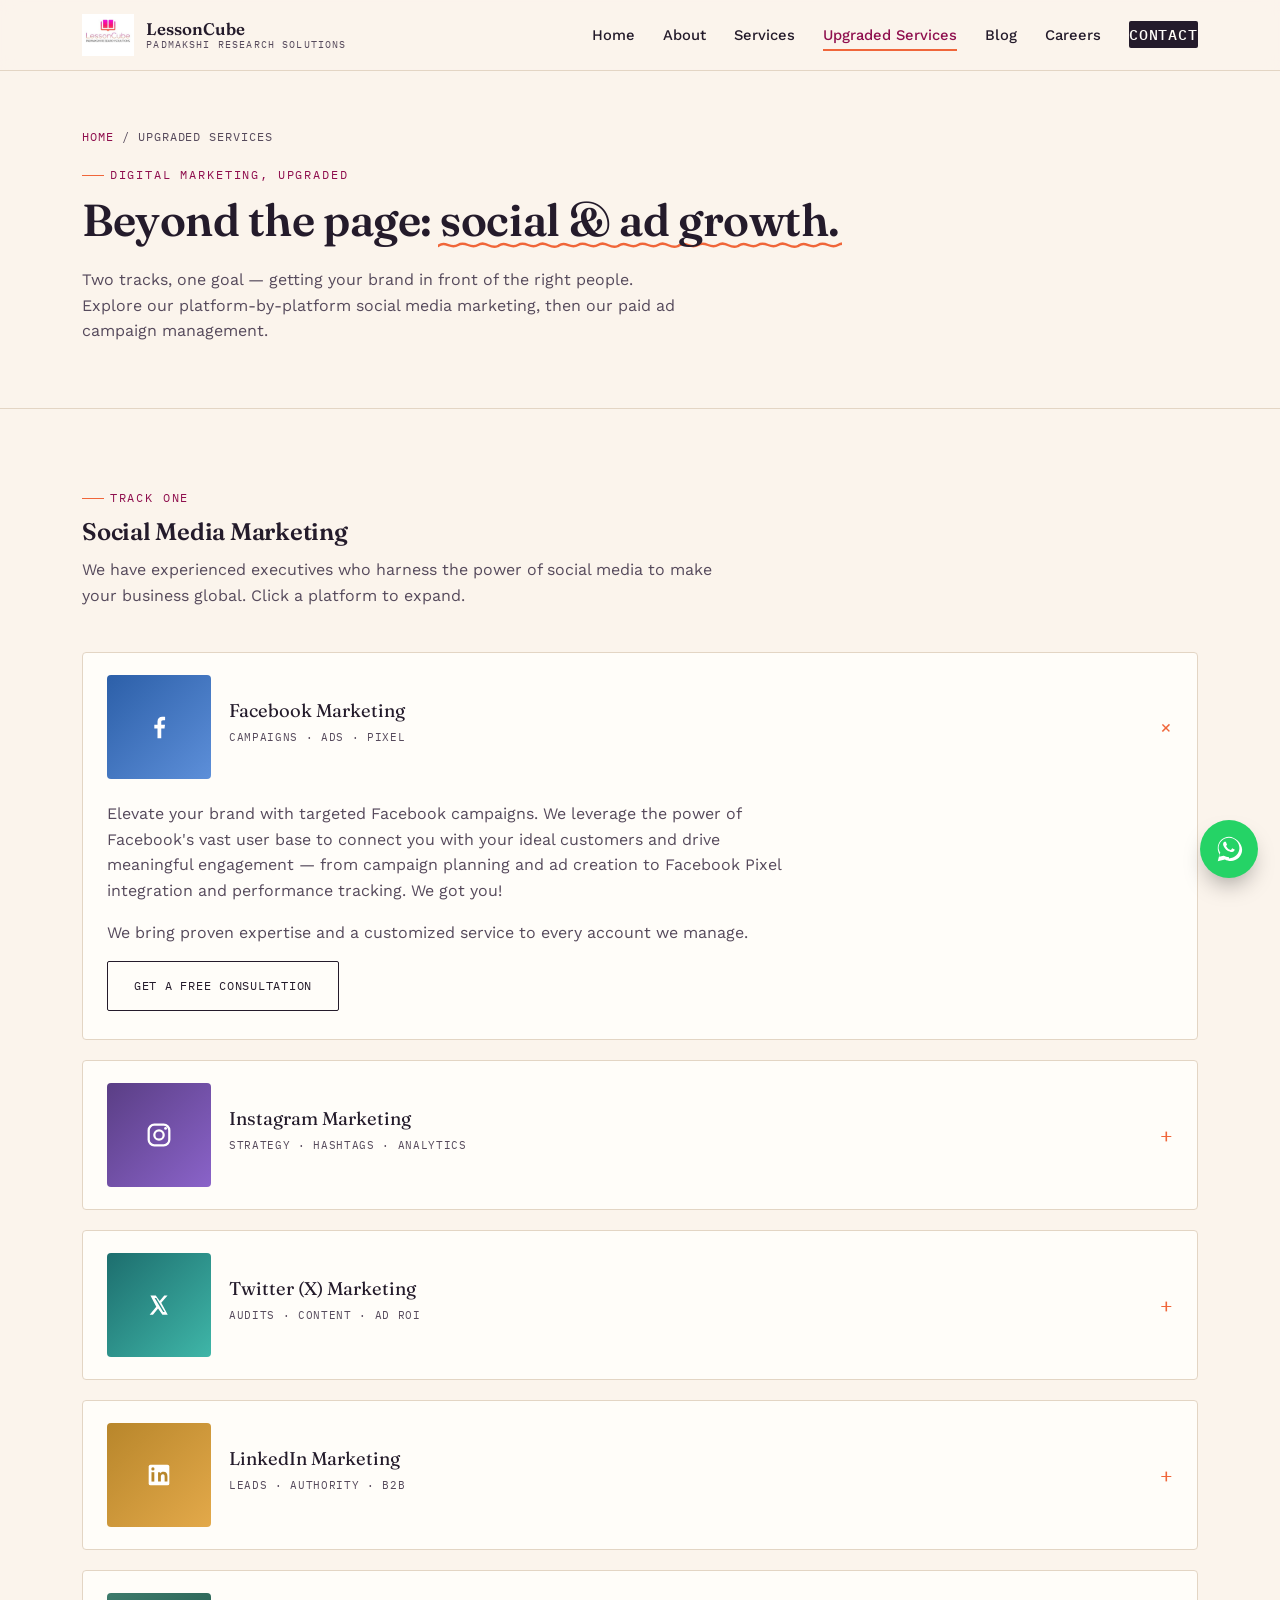
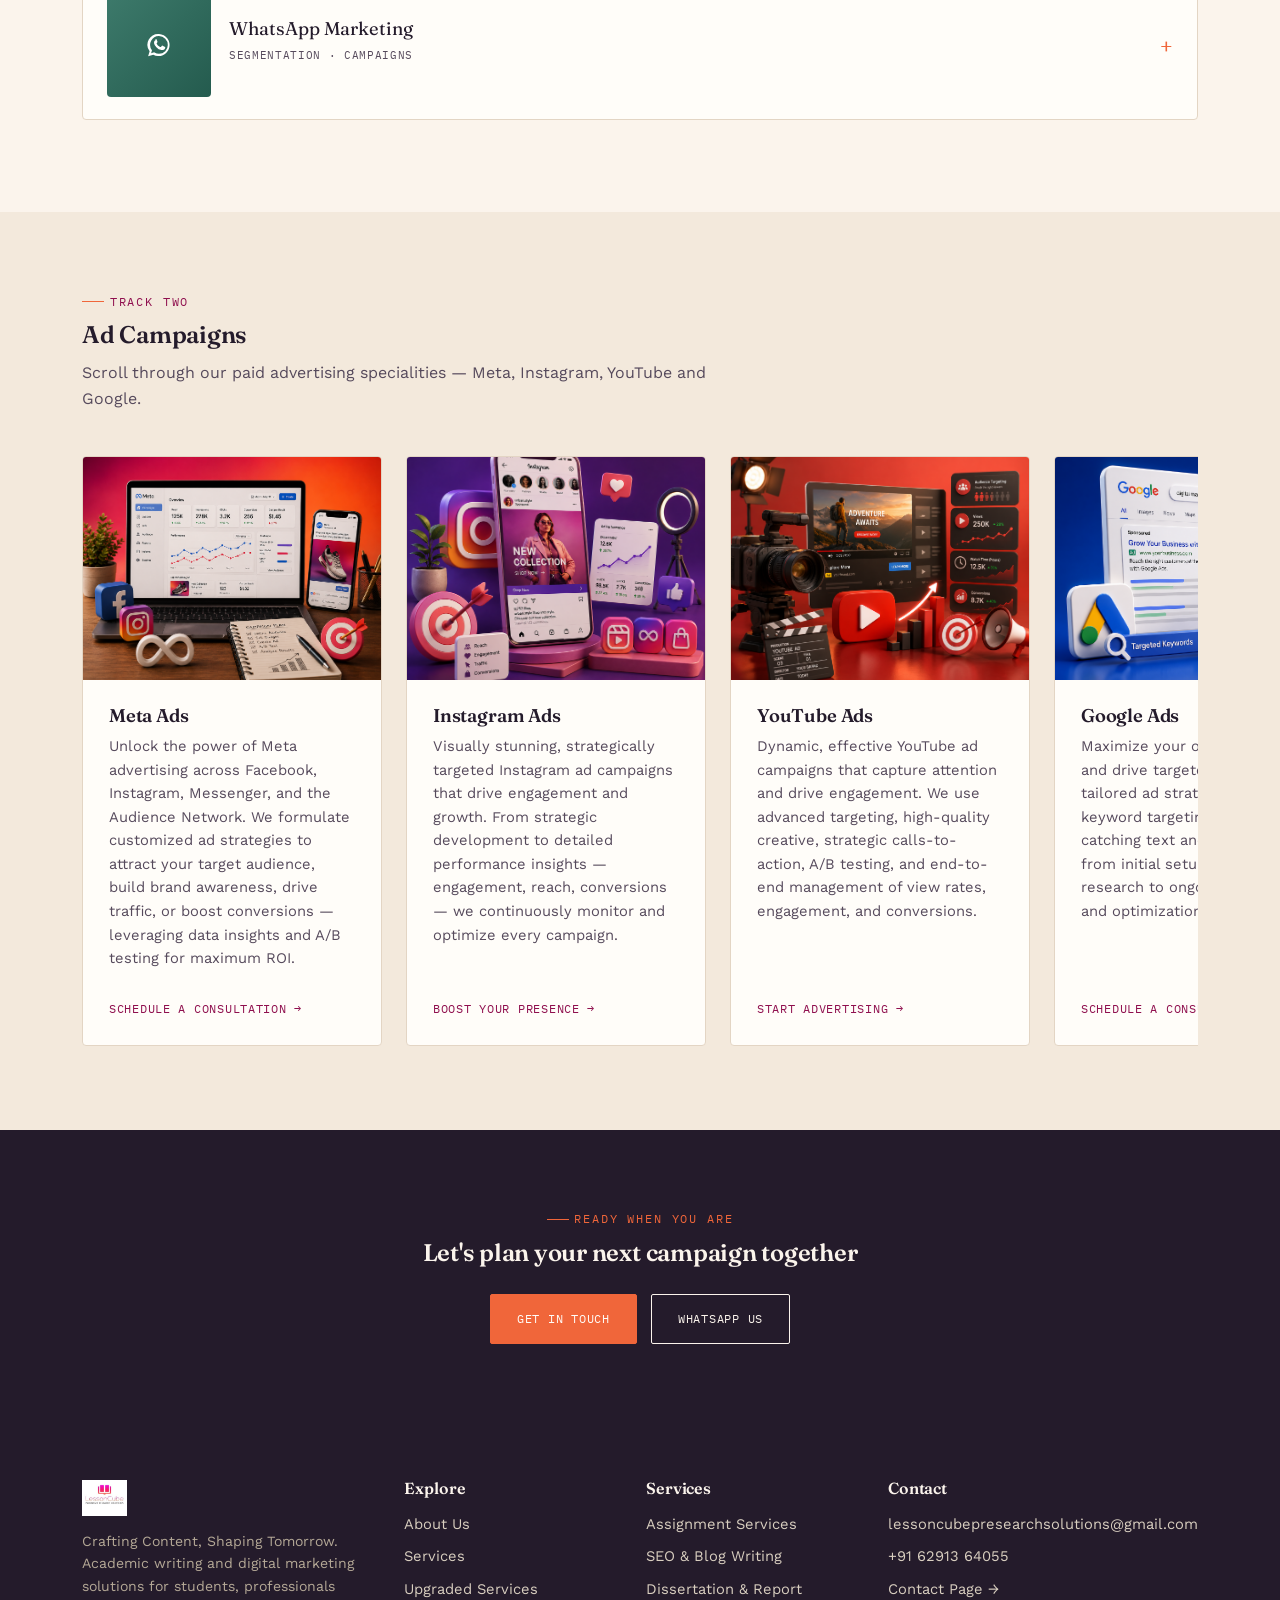
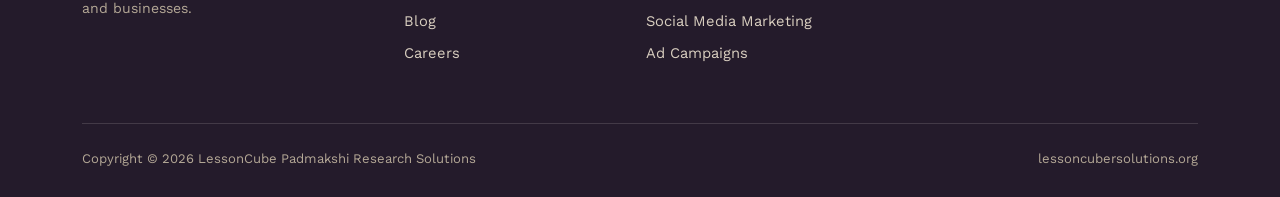
<file: upgraded-services.html>
<!DOCTYPE html>
<html lang="en">
<head>
<meta charset="UTF-8">
<meta name="viewport" content="width=device-width, initial-scale=1.0">
<title>Upgraded Services | LessonCube Padmakshi Research Solutions</title>
<meta name="description" content="Social media marketing and ad campaign management across Facebook, Instagram, Twitter, LinkedIn, WhatsApp, Meta, YouTube and Google Ads.">
<link rel="icon" href="logo.png" type="image/png">
<link rel="stylesheet" href="styles.css">
</head>
<body>

<header class="site-header">
  <nav class="nav">
    <a href="index.html" class="brand">
      <img src="logo.png" alt="LessonCube Padmakshi Research Solutions logo">
      <span class="brand-text">LessonCube<span>Padmakshi Research Solutions</span></span>
    </a>
    <button class="nav-toggle" id="navToggle" aria-label="Toggle menu" aria-expanded="false"><span></span><span></span><span></span></button>
    <ul class="nav-links" id="navLinks">
      <li><a href="index.html">Home</a></li>
      <li><a href="about.html">About</a></li>
      <li><a href="services.html">Services</a></li>
      <li><a href="upgraded-services.html" class="active">Upgraded Services</a></li>
      <li><a href="blog.html">Blog</a></li>
      <li><a href="careers.html">Careers</a></li>
      <li><a href="contact.html" class="nav-cta">Contact</a></li>
    </ul>
  </nav>
</header>

<section class="page-hero">
  <div class="container">
    <p class="breadcrumb"><a href="index.html">Home</a> / Upgraded Services</p>
    <p class="eyebrow">Digital Marketing, Upgraded</p>
    <h1>Beyond the page: <span class="mark-underline">social &amp; ad growth.</span></h1>
    <p class="lead" style="max-width:60ch; color:var(--ink-soft);">Two tracks, one goal &mdash; getting your brand in front of the right people. Explore our platform-by-platform social media marketing, then our paid ad campaign management.</p>
  </div>
</section>

<!-- ============================ SOCIAL MEDIA MARKETING ============================ -->
<section id="social">
  <div class="container">
    <div class="section-head">
      <p class="eyebrow">Track One</p>
      <h2>Social Media Marketing</h2>
      <p style="color:var(--ink-soft);">We have experienced executives who harness the power of social media to make your business global. Click a platform to expand.</p>
    </div>

    <div id="socialAccordion">

      <div class="blog-card open">
        <div class="blog-head">
          <div class="blog-head-left">
            <div class="blog-thumb-sm thumb-4 social-platform-icon-wrap" aria-label="Facebook logo">
              <svg class="social-platform-icon" viewBox="0 0 32 32" aria-hidden="true"><path fill="white" d="M18.4 28V17.6h3.5l.5-4.1h-4v-2.6c0-1.2.3-2 2-2h2.1V5.2c-.4-.1-1.6-.2-3-.2-3 0-5.1 1.8-5.1 5.2v3.3H11v4.1h3.4V28h4z"/></svg>
            </div>
            <div><p class="blog-title">Facebook Marketing</p><p class="blog-meta">Campaigns &middot; Ads &middot; Pixel</p></div>
          </div>
          <span class="blog-toggle">+</span>
        </div>
        <div class="blog-body">
          <div class="blog-content">
            <p>Elevate your brand with targeted Facebook campaigns. We leverage the power of Facebook's vast user base to connect you with your ideal customers and drive meaningful engagement &mdash; from campaign planning and ad creation to Facebook Pixel integration and performance tracking. We got you!</p>
            <p>We bring proven expertise and a customized service to every account we manage.</p>
            <a href="contact.html" class="btn btn-outline">Get a Free Consultation</a>
          </div>
        </div>
      </div>

      <div class="blog-card">
        <div class="blog-head">
          <div class="blog-head-left">
            <div class="blog-thumb-sm thumb-6 social-platform-icon-wrap" aria-label="Instagram logo">
              <svg class="social-platform-icon" viewBox="0 0 32 32" aria-hidden="true"><rect x="5" y="5" width="22" height="22" rx="6" fill="none" stroke="white" stroke-width="2.4"/><circle cx="16" cy="16" r="5" fill="none" stroke="white" stroke-width="2.4"/><circle cx="23" cy="9" r="1.5" fill="white"/></svg>
            </div>
            <div><p class="blog-title">Instagram Marketing</p><p class="blog-meta">Strategy &middot; Hashtags &middot; Analytics</p></div>
          </div>
          <span class="blog-toggle">+</span>
        </div>
        <div class="blog-body">
          <div class="blog-content">
            <p>Our Instagram marketing services are designed to help you build a strong online presence and connect with your target audience on one of the most popular social platforms. Services include, but aren't limited to, content strategy, hashtag optimization, Instagram advertisement, and analytics &amp; reporting.</p>
            <p>Grow your Instagram following and engagement with us &mdash; contact us for more queries.</p>
            <a href="contact.html" class="btn btn-outline">Talk to Us</a>
          </div>
        </div>
      </div>

      <div class="blog-card">
        <div class="blog-head">
          <div class="blog-head-left">
            <div class="blog-thumb-sm thumb-7 social-platform-icon-wrap" aria-label="X logo">
              <svg class="social-platform-icon social-x-icon" viewBox="0 0 32 32" aria-hidden="true"><path fill="white" d="M6.2 5h6.1l4.5 6.3L22 5h3.8l-7.2 8.5L26 27h-6.1l-5-7-5.8 7H5.3l7.6-9.1L6.2 5zm4.8 3.1l9.7 15.8h1.8L12.8 8.1H11z"/></svg>
            </div>
            <div><p class="blog-title">Twitter (X) Marketing</p><p class="blog-meta">Audits &middot; Content &middot; Ad ROI</p></div>
          </div>
          <span class="blog-toggle">+</span>
        </div>
        <div class="blog-body">
          <div class="blog-content">
            <p>We offer a comprehensive suite of Twitter marketing services designed to help businesses achieve their goals on the platform. We audit follower analysis, engagement metrics, and content performance, then develop a consistent and engaging feed.</p>
            <p>Creating and managing ads involves tracking and analysing performance to measure ROI. By partnering with us, you can leverage the power of Twitter to achieve your marketing goals and drive business growth.</p>
            <a href="contact.html" class="btn btn-outline">Ask Us How</a>
          </div>
        </div>
      </div>

      <div class="blog-card">
        <div class="blog-head">
          <div class="blog-head-left">
            <div class="blog-thumb-sm thumb-5 social-platform-icon-wrap" aria-label="LinkedIn logo">
              <svg class="social-platform-icon" viewBox="0 0 32 32" aria-hidden="true"><rect x="5" y="5" width="22" height="22" rx="2" fill="white"/><rect x="8" y="13" width="3" height="10" fill="#B8862B"/><circle cx="9.5" cy="9.5" r="1.7" fill="#B8862B"/><path fill="#B8862B" d="M14 13h3v1.4c.9-1.1 2.1-1.8 3.8-1.8 3 0 4.2 1.9 4.2 5.1V23h-3v-4.8c0-1.5-.1-2.9-1.9-2.9-1.9 0-2.1 1.5-2.1 3V23h-3V13z"/></svg>
            </div>
            <div><p class="blog-title">LinkedIn Marketing</p><p class="blog-meta">Leads &middot; Authority &middot; B2B</p></div>
          </div>
          <span class="blog-toggle">+</span>
        </div>
        <div class="blog-body">
          <div class="blog-content">
            <p>Our comprehensive suite of LinkedIn marketing services is designed to help you connect with decision-makers, generate leads, and establish your brand as an industry leader.</p>
            <ul class="check-list">
              <li>SEO optimization to increase visibility</li>
              <li>Consistent posting</li>
              <li>Performance tracking and relationship-building</li>
              <li>Lead generation, and many more</li>
            </ul>
            <p>With us, you can unlock LinkedIn's full potential for your business. Our experienced team will work closely with you to develop a customized strategy that delivers measurable results.</p>
            <a href="contact.html" class="btn btn-outline">Unlock LinkedIn</a>
          </div>
        </div>
      </div>

      <div class="blog-card">
        <div class="blog-head">
          <div class="blog-head-left">
            <div class="blog-thumb-sm thumb-2 social-platform-icon-wrap" aria-label="WhatsApp logo">
              <svg class="social-platform-icon" viewBox="0 0 32 32" aria-hidden="true"><path fill="white" d="M16 4.2A11.6 11.6 0 0 0 6 22.7L4.4 28l5.5-1.6A11.8 11.8 0 1 0 16 4.2zm0 2.3a9.4 9.4 0 0 1 0 18.8c-1.7 0-3.3-.4-4.8-1.3l-.4-.2-3.2.9.9-3.1-.2-.4A9.3 9.3 0 0 1 16 6.5zm-3.5 4.3c-.3 0-.6.1-.8.4-.3.3-1 1-1 2.3 0 1.4 1 2.7 1.1 2.9.1.2 2 3.2 5 4.4.7.3 1.3.4 1.7.5.7.1 1.4.1 1.9-.1.6-.2 1.8-.7 2-1.5.3-.7.3-1.3.2-1.5-.1-.1-.3-.2-.6-.4l-2.2-1.1c-.3-.1-.5-.2-.7.2-.2.3-.8 1-.9 1.2-.2.2-.3.2-.6.1-.3-.2-1.3-.5-2.4-1.5-.9-.8-1.5-1.8-1.7-2.1-.2-.3 0-.5.1-.6.1-.1.3-.3.4-.5.2-.2.2-.4.3-.6.1-.2 0-.4 0-.6l-.9-2.1c-.2-.5-.4-.6-.6-.6h-.6z"/></svg>
            </div>
            <div><p class="blog-title">WhatsApp Marketing</p><p class="blog-meta">Segmentation &middot; Campaigns</p></div>
          </div>
          <span class="blog-toggle">+</span>
        </div>
        <div class="blog-body">
          <div class="blog-content">
            <p>Our WhatsApp marketing services are designed to help you connect with your audience, drive engagement, and achieve your business goals. Our WhatsApp strategy includes:</p>
            <ul class="check-list">
              <li>Audience segmentation</li>
              <li>Campaign planning</li>
              <li>Custom solutions</li>
              <li>Performance tracking</li>
            </ul>
            <p>Optimize your WhatsApp strategy and improve results &mdash; contact us to know more.</p>
            <a href="contact.html" class="btn btn-outline">Contact Us</a>
          </div>
        </div>
      </div>

    </div>
  </div>
</section>

<!-- ============================ AD CAMPAIGNS SLIDER ============================ -->
<section id="ads" class="section-alt">
  <div class="container">
    <div class="section-head">
      <p class="eyebrow">Track Two</p>
      <h2>Ad Campaigns</h2>
      <p style="color:var(--ink-soft);">Scroll through our paid advertising specialities &mdash; Meta, Instagram, YouTube and Google.</p>
    </div>

    <div class="slide-track">
      <div class="service-card">
        <div class="service-thumb thumb-1"> <img src="image 7.png" alt="Meta Ads"> </div>
        <div class="service-body">
          <h3>Meta Ads</h3>
          <p>Unlock the power of Meta advertising across Facebook, Instagram, Messenger, and the Audience Network. We formulate customized ad strategies to attract your target audience, build brand awareness, drive traffic, or boost conversions &mdash; leveraging data insights and A/B testing for maximum ROI.</p>
          <a href="contact.html" class="more">Schedule a consultation &rarr;</a>
        </div>
      </div>

      <div class="service-card">
        <div class="service-thumb thumb-6"> <img src="image 8.png" alt="Instagram Ads"> </div>
        <div class="service-body">
          <h3>Instagram Ads</h3>
          <p>Visually stunning, strategically targeted Instagram ad campaigns that drive engagement and growth. From strategic development to detailed performance insights &mdash; engagement, reach, conversions &mdash; we continuously monitor and optimize every campaign.</p>
          <a href="contact.html" class="more">Boost your presence &rarr;</a>
        </div>
      </div>

      <div class="service-card">
        <div class="service-thumb thumb-8"><img src="image 9.png" alt="YouTube Ads"></div>
        <div class="service-body">
          <h3>YouTube Ads</h3>
          <p>Dynamic, effective YouTube ad campaigns that capture attention and drive engagement. We use advanced targeting, high-quality creative, strategic calls-to-action, A/B testing, and end-to-end management of view rates, engagement, and conversions.</p>
          <a href="contact.html" class="more">Start advertising &rarr;</a>
        </div>
      </div>

      <div class="service-card">
        <div class="service-thumb thumb-4"><img src="image 10.png" alt="Google Ads"></div>
        <div class="service-body">
          <h3>Google Ads</h3>
          <p>Maximize your online visibility and drive targeted traffic with tailored ad strategies, precision keyword targeting, and eye-catching text and display ads &mdash; from initial setup and keyword research to ongoing management and optimization.</p>
          <a href="contact.html" class="more">Schedule a consultation &rarr;</a>
        </div>
      </div>
    </div>
  </div>
</section>

<section class="section-ink">
  <div class="container" style="text-align:center;">
    <p class="eyebrow" style="color:var(--coral); justify-content:center;">Ready When You Are</p>
    <h2 style="max-width:640px; margin:0 auto .3em;">Let's plan your next campaign together</h2>
    <div class="hero-actions" style="justify-content:center;">
      <a href="contact.html" class="btn btn-coral">Get In Touch</a>
      <a href="https://wa.link/wakezx" target="_blank" rel="noopener" class="btn btn-outline" style="border-color:var(--paper); color:var(--paper);">WhatsApp Us</a>
    </div>
  </div>
</section>

<footer class="site-footer">
  <div class="container">
    <div class="footer-grid">
      <div>
        <div class="footer-brand"><img src="logo.png" alt="LessonCube logo"></div>
        <p class="footer-note">Crafting Content, Shaping Tomorrow. Academic writing and digital marketing solutions for students, professionals and businesses.</p>
      </div>
      <div>
        <h4>Explore</h4>
        <a href="about.html">About Us</a>
        <a href="services.html">Services</a>
        <a href="upgraded-services.html">Upgraded Services</a>
        <a href="blog.html">Blog</a>
        <a href="careers.html">Careers</a>
      </div>
      <div>
        <h4>Services</h4>
        <a href="services.html#assignment">Assignment Services</a>
        <a href="services.html#seo">SEO &amp; Blog Writing</a>
        <a href="services.html#dissertation">Dissertation &amp; Report</a>
        <a href="upgraded-services.html#social">Social Media Marketing</a>
        <a href="upgraded-services.html#ads">Ad Campaigns</a>
      </div>
      <div>
        <h4>Contact</h4>
        <a href="mailto:lessoncubepresearchsolutions@gmail.com">lessoncubepresearchsolutions@gmail.com</a>
        <a href="https://wa.link/9dswwl" target="_blank" rel="noopener">+91 62913 64055</a>
        <a href="contact.html">Contact Page &rarr;</a>
      </div>
    </div>
    <div class="footer-bottom">
      <span>Copyright &copy; 2026 LessonCube Padmakshi Research Solutions</span>
      <span>lessoncubersolutions.org</span>
    </div>
  </div>
</footer>

<a href="https://wa.link/wakezx" target="_blank" rel="noopener" class="whatsapp-float" aria-label="Chat on WhatsApp">
  <svg viewBox="0 0 32 32" fill="white"><path d="M16 3C9.4 3 4 8.4 4 15c0 2.4.7 4.6 1.9 6.5L4 29l7.7-1.9c1.8 1 3.9 1.6 6.3 1.6 6.6 0 12-5.4 12-12S22.6 3 16 3zm0 21.8c-2 0-3.9-.5-5.5-1.5l-.4-.2-4.6 1.2 1.2-4.5-.3-.4C5.4 17.8 4.9 16 4.9 15c0-6.1 5-11 11.1-11s11.1 4.9 11.1 11-5 11-11.1 11zm6-8.3c-.3-.2-1.9-1-2.2-1.1-.3-.1-.5-.2-.7.2-.2.3-.8 1.1-1 1.3-.2.2-.4.2-.7.1-.3-.2-1.4-.5-2.6-1.6-1-.9-1.6-2-1.8-2.3-.2-.3 0-.5.1-.6.1-.1.3-.4.4-.5.1-.2.2-.3.3-.5.1-.2 0-.4 0-.5-.1-.2-.7-1.7-1-2.3-.2-.6-.5-.5-.7-.5h-.6c-.2 0-.5.1-.8.4-.3.3-1 1-1 2.4s1.1 2.8 1.2 3c.1.2 2.1 3.2 5.1 4.5.7.3 1.3.5 1.7.6.7.2 1.4.2 1.9.1.6-.1 1.9-.8 2.1-1.5.3-.7.3-1.4.2-1.5-.1-.1-.3-.2-.6-.3z"/></svg>
</a>

<script>
  var navToggle = document.getElementById('navToggle');
  var navLinks = document.getElementById('navLinks');

  navToggle.addEventListener('click', function(){
    var isOpen = navLinks.classList.toggle('open');
    document.body.classList.toggle('menu-open', isOpen);
    navToggle.setAttribute('aria-expanded', isOpen ? 'true' : 'false');
  });

  navLinks.querySelectorAll('a').forEach(function(link){
    link.addEventListener('click', function(){
      navLinks.classList.remove('open');
      document.body.classList.remove('menu-open');
      navToggle.setAttribute('aria-expanded', 'false');
    });
  });

  document.querySelectorAll('#socialAccordion .blog-head').forEach(function(head){
    head.addEventListener('click', function(){
      var card = head.closest('.blog-card');
      var body = card.querySelector('.blog-body');
      var isOpen = card.classList.contains('open');
      document.querySelectorAll('#socialAccordion .blog-card').forEach(function(c){
        c.classList.remove('open');
        c.querySelector('.blog-body').style.maxHeight = null;
      });
      if(!isOpen){
        card.classList.add('open');
        body.style.maxHeight = body.scrollHeight + 'px';
      }
    });
  });
  // initialize first card open
  window.addEventListener('load', function(){
    var first = document.querySelector('#socialAccordion .blog-card.open .blog-body');
    if(first){ first.style.maxHeight = first.scrollHeight + 'px'; }
  });
</script>
</body>
</html>
</file>
<file: styles.css>
/* ==========================================================================
   LessonCube Padmakshi Research Solutions
   Design tokens: manuscript / editing-desk aesthetic
   ========================================================================== */

@import url('https://fonts.googleapis.com/css2?family=Fraunces:ital,opsz,wght@0,9..144,400;0,9..144,500;0,9..144,600;0,9..144,700;1,9..144,500&family=Work+Sans:wght@400;500;600;700&family=IBM+Plex+Mono:wght@400;500&display=swap');

:root{
  --paper: #FBF4EC;
  --paper-deep: #F3E9DC;
  --ink: #241B2B;
  --ink-soft: #564A5C;
  --magenta: #C4166B;
  --magenta-deep: #8F0F4E;
  --coral: #F0663A;
  --gold: #A9782E;
  --line: #E3D5C4;
  --white: #FFFDF9;
  --shadow: 0 18px 40px -22px rgba(36,27,43,0.35);
  --radius: 4px;
  --max: 1180px;
}

*,*::before,*::after{ box-sizing:border-box; }
html{ scroll-behavior:smooth; }
body{
  margin:0;
  background:var(--paper);
  color:var(--ink);
  font-family:'Work Sans', -apple-system, sans-serif;
  font-size:16px;
  line-height:1.6;
  -webkit-font-smoothing:antialiased;
}
img{ max-width:100%; display:block; }
a{ color:inherit; text-decoration:none; }
ul{ margin:0; padding:0; list-style:none; }
h1,h2,h3,h4{
  font-family:'Fraunces', serif;
  font-weight:600;
  line-height:1.08;
  margin:0 0 .5em;
  color:var(--ink);
  letter-spacing:-0.01em;
}
p{ margin:0 0 1em; }
.container{ max-width:var(--max); margin:0 auto; padding:0 32px; }
.eyebrow{
  font-family:'IBM Plex Mono', monospace;
  font-size:.72rem;
  letter-spacing:.16em;
  text-transform:uppercase;
  color:var(--magenta-deep);
  display:inline-flex;
  align-items:center;
  gap:.5em;
  margin-bottom:1em;
}
.eyebrow::before{
  content:"";
  width:22px; height:1px;
  background:var(--coral);
  display:inline-block;
}

/* -------------------- signature: proofreading marks -------------------- */
.mark-underline{
  position:relative;
  white-space:nowrap;
}
.mark-underline::after{
  content:"";
  position:absolute;
  left:-2px; right:-2px; bottom:-.06em;
  height:.5em;
  background:url("data:image/svg+xml,%3Csvg xmlns='http://www.w3.org/2000/svg' width='60' height='10' viewBox='0 0 60 10'%3E%3Cpath d='M0 6 C 8 0, 12 10, 20 5 C 28 0, 32 10, 40 5 C 48 0, 52 10, 60 6' fill='none' stroke='%23F0663A' stroke-width='2.4' stroke-linecap='round'/%3E%3C/svg%3E") repeat-x left bottom;
  background-size:60px 10px;
  z-index:-1;
}
.caret{
  font-family:'IBM Plex Mono', monospace;
  color:var(--coral);
  font-size:.85em;
  vertical-align:top;
}
.sticky-tag{
  display:inline-flex;
  align-items:center;
  gap:.4em;
  font-family:'IBM Plex Mono', monospace;
  font-size:.72rem;
  letter-spacing:.08em;
  text-transform:uppercase;
  background:var(--white);
  border:1px solid var(--line);
  padding:.45em .8em;
  border-radius:2px;
  box-shadow:2px 3px 0 var(--line);
  transform:rotate(-1.4deg);
}

/* -------------------------------- nav ----------------------------------- */
.site-header{
  position:sticky; top:0; z-index:100;
  background:rgba(251,244,236,0.92);
  backdrop-filter:blur(8px);
  border-bottom:1px solid var(--line);
}
.nav{
  display:flex; align-items:center; justify-content:space-between;
  padding:14px 32px;
  max-width:var(--max); margin:0 auto;
}
.brand{ display:flex; align-items:center; gap:12px; }
.brand img{ height:42px; width:auto; }
.brand-text{ font-family:'Fraunces', serif; font-weight:600; font-size:1.05rem; line-height:1.15; }
.brand-text span{
  display:block; font-family:'IBM Plex Mono', monospace;
  font-size:.6rem; letter-spacing:.12em; text-transform:uppercase; color:var(--ink-soft); font-weight:400;
}
.nav-links{ display:flex; gap:28px; align-items:center; }
.nav-links a{
  font-size:.92rem; font-weight:500; color:var(--ink);
  position:relative; padding:4px 0;
}
.nav-links a.active,
.nav-links a:hover{ color:var(--magenta-deep); }
.nav-links a.active::after{
  content:"";
  position:absolute; left:0; right:0; bottom:-3px; height:2px;
  background:var(--coral);
}
.nav-cta{
  background:var(--ink); color:var(--white) !important;
  padding:10px 20px; border-radius:2px;
  font-family:'IBM Plex Mono', monospace; font-size:.75rem;
  letter-spacing:.06em; text-transform:uppercase;
  transition:background .2s ease;
}
.nav-cta:hover{ background:var(--magenta-deep); }
.nav-toggle{ display:none; }

/* ------------------------------- buttons -------------------------------- */
.btn{
  display:inline-flex; align-items:center; gap:.6em;
  font-family:'IBM Plex Mono', monospace;
  font-size:.78rem; letter-spacing:.06em; text-transform:uppercase;
  padding:14px 26px; border-radius:2px;
  border:1px solid var(--ink);
  cursor:pointer;
  transition:all .2s ease;
}
.btn-primary{ background:var(--ink); color:var(--white); }
.btn-primary:hover{ background:var(--magenta-deep); border-color:var(--magenta-deep); }
.btn-outline{ background:transparent; color:var(--ink); }
.btn-outline:hover{ background:var(--ink); color:var(--white); }
.btn-coral{ background:var(--coral); color:var(--white); border-color:var(--coral); }
.btn-coral:hover{ background:var(--magenta-deep); border-color:var(--magenta-deep); }

/* -------------------------------- hero ----------------------------------- */
.hero{
  padding:72px 0 88px;
  position:relative;
  overflow:hidden;
}
.hero-grid{
  display:grid; grid-template-columns:1.1fr .9fr; gap:56px; align-items:center;
}
.hero h1{ font-size:clamp(2.2rem, 4vw, 3.4rem); margin-bottom:.4em; }
.hero p.lead{ font-size:1.08rem; color:var(--ink-soft); max-width:52ch; }
.hero-actions{ display:flex; gap:14px; margin-top:28px; flex-wrap:wrap; }
.hero-panel{
  background:var(--white);
  border:1px solid var(--line);
  box-shadow:var(--shadow);
  padding:28px;
  position:relative;
  border-radius:4px;
}
.hero-panel::before{
  content:"";
  position:absolute; top:-10px; left:24px;
  width:0; height:0;
  border-left:14px solid transparent;
  border-right:14px solid transparent;
  border-bottom:14px solid var(--paper-deep);
}
.corner-fold{
  position:absolute; top:0; right:0;
  width:0; height:0;
  border-top:34px solid var(--paper-deep);
  border-left:34px solid transparent;
}

/* ------------------------------- sections -------------------------------- */
section{ padding:72px 0; }
.section-tight{ padding:48px 0; }
.section-alt{ background:var(--paper-deep); }
.section-ink{ background:var(--ink); color:var(--paper); }
.section-ink h2, .section-ink h3{ color:var(--paper); }
.section-head{ max-width:640px; margin-bottom:44px; }
.section-head.center{ margin-left:auto; margin-right:auto; text-align:center; }

/* -------------------------------- grids ----------------------------------- */
.grid{ display:grid; gap:28px; }
.grid-2{ grid-template-columns:repeat(2,1fr); }
.grid-3{ grid-template-columns:repeat(3,1fr); }
.grid-4{ grid-template-columns:repeat(4,1fr); }

/* -------------------------------- cards ----------------------------------- */
.card{
  background:var(--white);
  border:1px solid var(--line);
  padding:30px;
  position:relative;
  border-radius:4px;
  transition:transform .25s ease, box-shadow .25s ease;
}
.card:hover{ transform:translateY(-4px); box-shadow:var(--shadow); }
.card-icon{
  width:52px; height:52px;
  border-radius:50%;
  display:flex; align-items:center; justify-content:center;
  background:var(--paper-deep);
  margin-bottom:18px;
  color:var(--magenta-deep);
}
.card h3{ font-size:1.25rem; margin-bottom:.5em; }
.card p{ color:var(--ink-soft); font-size:.95rem; margin-bottom:0; }

.service-card{
  background:var(--white);
  border:1px solid var(--line);
  overflow:hidden;
  border-radius:4px;
  display:flex; flex-direction:column;
  transition:transform .25s ease, box-shadow .25s ease;
}
.service-card:hover{ transform:translateY(-5px); box-shadow:var(--shadow); }
.service-thumb{
  aspect-ratio:4/3;
  position:relative;
  display:flex; align-items:center; justify-content:center;
  color:var(--white);
  font-family:'IBM Plex Mono', monospace;
  font-size:.7rem; letter-spacing:.1em; text-transform:uppercase;
  overflow:hidden;
}
.service-thumb svg{ position:absolute; inset:0; width:100%; height:100%; }
.service-thumb span{ position:relative; z-index:2; background:rgba(36,27,43,.35); padding:6px 12px; border-radius:2px; backdrop-filter:blur(2px);}
.service-body{ padding:26px; flex:1; display:flex; flex-direction:column; }
.service-body h3{ font-size:1.15rem; margin-bottom:.5em; }
.service-body p{ color:var(--ink-soft); font-size:.92rem; flex:1; }
.service-body a.more{ font-family:'IBM Plex Mono', monospace; font-size:.75rem; text-transform:uppercase; letter-spacing:.06em; color:var(--magenta-deep); margin-top:14px; display:inline-flex; gap:.4em; align-items:center; }
.service-body a.more:hover{ color:var(--coral); }

/* thumb gradients (dummy artwork, no external images needed) */
.thumb-1{ background:linear-gradient(135deg,#C4166B,#F0663A); }
.thumb-2{ background:linear-gradient(135deg,#3D7A6B,#245B4E); }
.thumb-3{ background:linear-gradient(135deg,#8F0F4E,#241B2B); }
.thumb-4{ background:linear-gradient(135deg,#2C5FA8,#5D8FD9); }
.thumb-5{ background:linear-gradient(135deg,#B8862B,#E3A94A); }
.thumb-6{ background:linear-gradient(135deg,#5A3E85,#8A63C9); }
.thumb-7{ background:linear-gradient(135deg,#1D6E6E,#3FB6A8); }
.thumb-8{ background:linear-gradient(135deg,#A9302E,#E36858); }

/* --------------------------- quote / pull ---------------------------- */
.pull-quote{
  font-family:'Fraunces', serif;
  font-style:italic;
  font-size:1.5rem;
  line-height:1.4;
  max-width:820px;
  color:var(--ink);
  border-left:3px solid var(--coral);
  padding-left:28px;
}

/* -------------------------------- stats ----------------------------------- */
.stat{
  text-align:left;
}
.stat .num{
  font-family:'Fraunces', serif; font-size:2.4rem; color:var(--magenta-deep);
}
.stat .label{
  font-family:'IBM Plex Mono', monospace; font-size:.72rem;
  text-transform:uppercase; letter-spacing:.08em; color:var(--ink-soft);
}

/* -------------------------------- footer ----------------------------------- */
.site-footer{
  background:var(--ink); color:var(--paper);
  padding:64px 0 28px;
}
.site-footer h4{ color:var(--paper); font-size:1rem; margin-bottom:1em; }
.footer-grid{ display:grid; grid-template-columns:1.4fr 1fr 1fr 1fr; gap:40px; }
.footer-grid a{ color:#D9CFC0; font-size:.92rem; display:block; margin-bottom:.6em; }
.footer-grid a:hover{ color:var(--coral); }
.footer-brand{ display:flex; align-items:center; gap:10px; margin-bottom:14px; }
.footer-brand img{ height:36px; }
.footer-note{ color:#B4A896; font-size:.88rem; max-width:34ch; }
.footer-bottom{
  margin-top:48px; padding-top:24px; border-top:1px solid rgba(251,244,236,.14);
  display:flex; justify-content:space-between; flex-wrap:wrap; gap:12px;
  font-size:.82rem; color:#B4A896;
}

/* ------------------------------ whatsapp float ------------------------------ */
.whatsapp-float{
  position:fixed; right:22px; bottom:22px; z-index:999;
  width:58px; height:58px; border-radius:50%;
  background:#25D366;
  display:flex; align-items:center; justify-content:center;
  box-shadow:0 12px 24px -8px rgba(0,0,0,.4);
  transition:transform .2s ease;
}
.whatsapp-float:hover{ transform:scale(1.08); }
.whatsapp-float svg{ width:30px; height:30px; }

/* ------------------------------ forms ------------------------------ */
.form-field{ margin-bottom:20px; }
.form-field label{
  display:block; font-family:'IBM Plex Mono', monospace; font-size:.72rem;
  text-transform:uppercase; letter-spacing:.08em; margin-bottom:.5em; color:var(--ink-soft);
}
.form-field input, .form-field textarea, .form-field select{
  width:100%; padding:13px 14px; border:1px solid var(--line);
  background:var(--white); font-family:'Work Sans', sans-serif; font-size:.95rem;
  border-radius:2px; color:var(--ink);
}
.form-field input:focus, .form-field textarea:focus, .form-field select:focus{
  outline:2px solid var(--coral); outline-offset:1px;
}

/* ------------------------------ page hero (inner pages) ------------------------------ */
.page-hero{
  padding:56px 0 48px;
  border-bottom:1px solid var(--line);
}
.page-hero h1{ font-size:clamp(2rem,3.6vw,2.8rem); }
.breadcrumb{
  font-family:'IBM Plex Mono', monospace; font-size:.75rem;
  text-transform:uppercase; letter-spacing:.08em; color:var(--ink-soft);
  margin-bottom:1em;
}
.breadcrumb a{ color:var(--magenta-deep); }

/* ------------------------------ accordion (blog) ------------------------------ */
.blog-card{
  background:var(--white); border:1px solid var(--line); border-radius:4px;
  margin-bottom:20px; overflow:hidden;
}
.blog-head{
  display:flex; gap:20px; align-items:center;
  padding:22px 24px; cursor:pointer; user-select:none;
  justify-content:space-between;
}
.blog-head:hover{ background:var(--paper-deep); }
.blog-head-left{ display:flex; gap:18px; align-items:center; }
 .blog-thumb-sm{
  width:104px; height:104px; flex:0 0 104px; border-radius:4px; flex-shrink:0;
  overflow:hidden; background:var(--paper-deep);
}
.blog-thumb-sm img{
  width:100%; height:100%; display:block;
  object-fit:cover; object-position:center;
}
.social-platform-icon-wrap{
  display:flex;
  align-items:center;
  justify-content:center;
  padding:0;
  overflow:hidden;
}
.social-platform-icon{
  width:30px;
  height:30px;
  display:block;
  flex:0 0 30px;
}
.social-x-icon{
  width:28px;
  height:28px;
}
.blog-title{ font-family:'Fraunces', serif; font-size:1.15rem; margin:0 0 4px; }
.blog-meta{ font-family:'IBM Plex Mono', monospace; font-size:.7rem; color:var(--ink-soft); text-transform:uppercase; letter-spacing:.06em; }
.blog-toggle{
  font-family:'IBM Plex Mono', monospace; font-size:1.3rem; color:var(--coral);
  transition:transform .25s ease; flex-shrink:0;
}
.blog-card.open .blog-toggle{ transform:rotate(45deg); }
.blog-body{
  max-height:0; overflow:hidden; transition:max-height .4s ease;
  padding:0 24px;
}
.blog-card.open .blog-body{ padding:0 24px 28px; }
.blog-content{ max-width:70ch; }
.blog-content p{ color:var(--ink-soft); }
.blog-content h4{ font-size:1.05rem; margin-top:1.4em; }

/* ------------------------------ misc ------------------------------ */
.divider{ height:1px; background:var(--line); border:none; margin:56px 0; }
.two-col{ display:grid; grid-template-columns:1fr 1fr; gap:56px; align-items:start; }
.badge-row{ display:flex; gap:14px; flex-wrap:wrap; margin-top:24px; }
.badge{
  font-family:'IBM Plex Mono', monospace; font-size:.72rem; letter-spacing:.06em;
  text-transform:uppercase; border:1px solid var(--line); padding:8px 14px; border-radius:20px;
  color:var(--ink-soft);
}
.check-list li{ position:relative; padding-left:28px; margin-bottom:.7em; color:var(--ink-soft); }
.check-list li::before{
  content:"✓"; position:absolute; left:0; color:var(--coral); font-weight:700;
}
.slide-track{
  display:flex; gap:24px; overflow-x:auto; padding-bottom:12px; scroll-snap-type:x mandatory;
}
.slide-track .card, .slide-track .service-card{ min-width:300px; scroll-snap-align:start; }
.slide-track::-webkit-scrollbar{ height:6px; }
.slide-track::-webkit-scrollbar-thumb{ background:var(--line); border-radius:4px; }

/* ------------------------ mobile overflow fixes ------------------------- */
.two-col > *{ min-width:0; }
.hero-panel{ width:100%; max-width:100%; min-width:0; }
.form-field{ min-width:0; }
.form-field input,
.form-field textarea,
.form-field select{ max-width:100%; min-width:0; box-sizing:border-box; }

/* Keep long contact details inside the mobile viewport. */
.card a{ overflow-wrap:anywhere; word-break:break-word; }

/* ------------------------------ responsive ------------------------------ */
@media (max-width: 900px){
  .hero-grid, .two-col{ grid-template-columns:1fr; }
  .grid-2, .grid-3, .grid-4{ grid-template-columns:repeat(2,1fr); }
  .footer-grid{ grid-template-columns:1fr 1fr; }
}
@media (max-width: 640px){
  /* Prevent the page itself from creating a sideways mobile scroll. */
  html, body{
    width:100%;
    max-width:100%;
    overflow-x:hidden;
  }

  .site-header{
    z-index:1000;
  }

  .nav{
    position:relative;
    width:100%;
    padding:14px 20px;
  }

  .nav-links{
    position:absolute;
    top:100%;
    left:0;
    right:0;
    width:100%;
    height:calc(100vh - 72px);
    min-height:calc(100vh - 72px);
    background:var(--paper);
    flex-direction:column;
    align-items:flex-start;
    justify-content:flex-start;
    padding:32px 26px 110px;
    gap:20px;
    overflow-y:auto;
    overflow-x:hidden;
    box-sizing:border-box;
    transform:translateX(100%);
    transition:transform .3s ease;
    border-top:1px solid var(--line);
    z-index:1001;
  }

  .nav-links.open{
    transform:translateX(0);
  }

  .nav-links li,
  .nav-links a{
    width:auto;
    max-width:100%;
  }

  .nav-links a{
    font-size:1.05rem;
  }

  .nav-cta{
    display:inline-flex;
    padding:8px 10px;
  }

  .nav-toggle{
    display:flex;
    flex-direction:column;
    gap:5px;
    background:var(--paper);
    border:2px solid var(--ink);
    border-radius:6px;
    cursor:pointer;
    padding:9px;
    width:54px;
    height:46px;
    align-items:center;
    justify-content:center;
    position:relative;
    z-index:1002;
  }

  .nav-toggle span{
    width:28px;
    height:2px;
    background:var(--ink);
    display:block;
  }

  .grid-2, .grid-3, .grid-4{ grid-template-columns:1fr; }
  .container{ padding:0 20px; }
  .footer-grid{ grid-template-columns:1fr; }

  .whatsapp-float{
    width:58px;
    height:58px;
    right:16px;
    bottom:16px;
    z-index:1100;
  }
}

@media (max-width: 640px){
  body.menu-open{
    overflow:hidden;
  }
}


@media (max-width: 640px){
  .blog-thumb-sm{ width:84px; height:84px; flex:0 0 84px; }
  .blog-head-left{ min-width:0; flex:1 1 auto; }
  .blog-title{ font-size:1.05rem; line-height:1.18; }
  .blog-head{ gap:14px; padding:18px 16px; }
  .blog-head-left{ gap:14px; }
  .blog-toggle{ font-size:1.2rem; }
}

/* Preserve the original social-platform thumbnail colours */
.social-platform-icon-wrap.thumb-2{ background:linear-gradient(135deg,#3D7A6B,#245B4E); }
.social-platform-icon-wrap.thumb-4{ background:linear-gradient(135deg,#2C5FA8,#5D8FD9); }
.social-platform-icon-wrap.thumb-5{ background:linear-gradient(135deg,#B8862B,#E3A94A); }
.social-platform-icon-wrap.thumb-6{ background:linear-gradient(135deg,#5A3E85,#8A63C9); }
.social-platform-icon-wrap.thumb-7{ background:linear-gradient(135deg,#1D6E6E,#3FB6A8); }

/* Contact page: ensure the message panel always fits the mobile viewport. */
.contact-layout > *{ min-width:0; }
.contact-layout .hero-panel{ width:100%; max-width:100%; overflow:hidden; }
@media (max-width:640px){
  .contact-layout{ width:100%; }
  .contact-layout .hero-panel{ padding:22px 18px; }
  .contact-layout .form-field input,
  .contact-layout .form-field textarea,
  .contact-layout .form-field select{ width:100%; }
}
</file>
